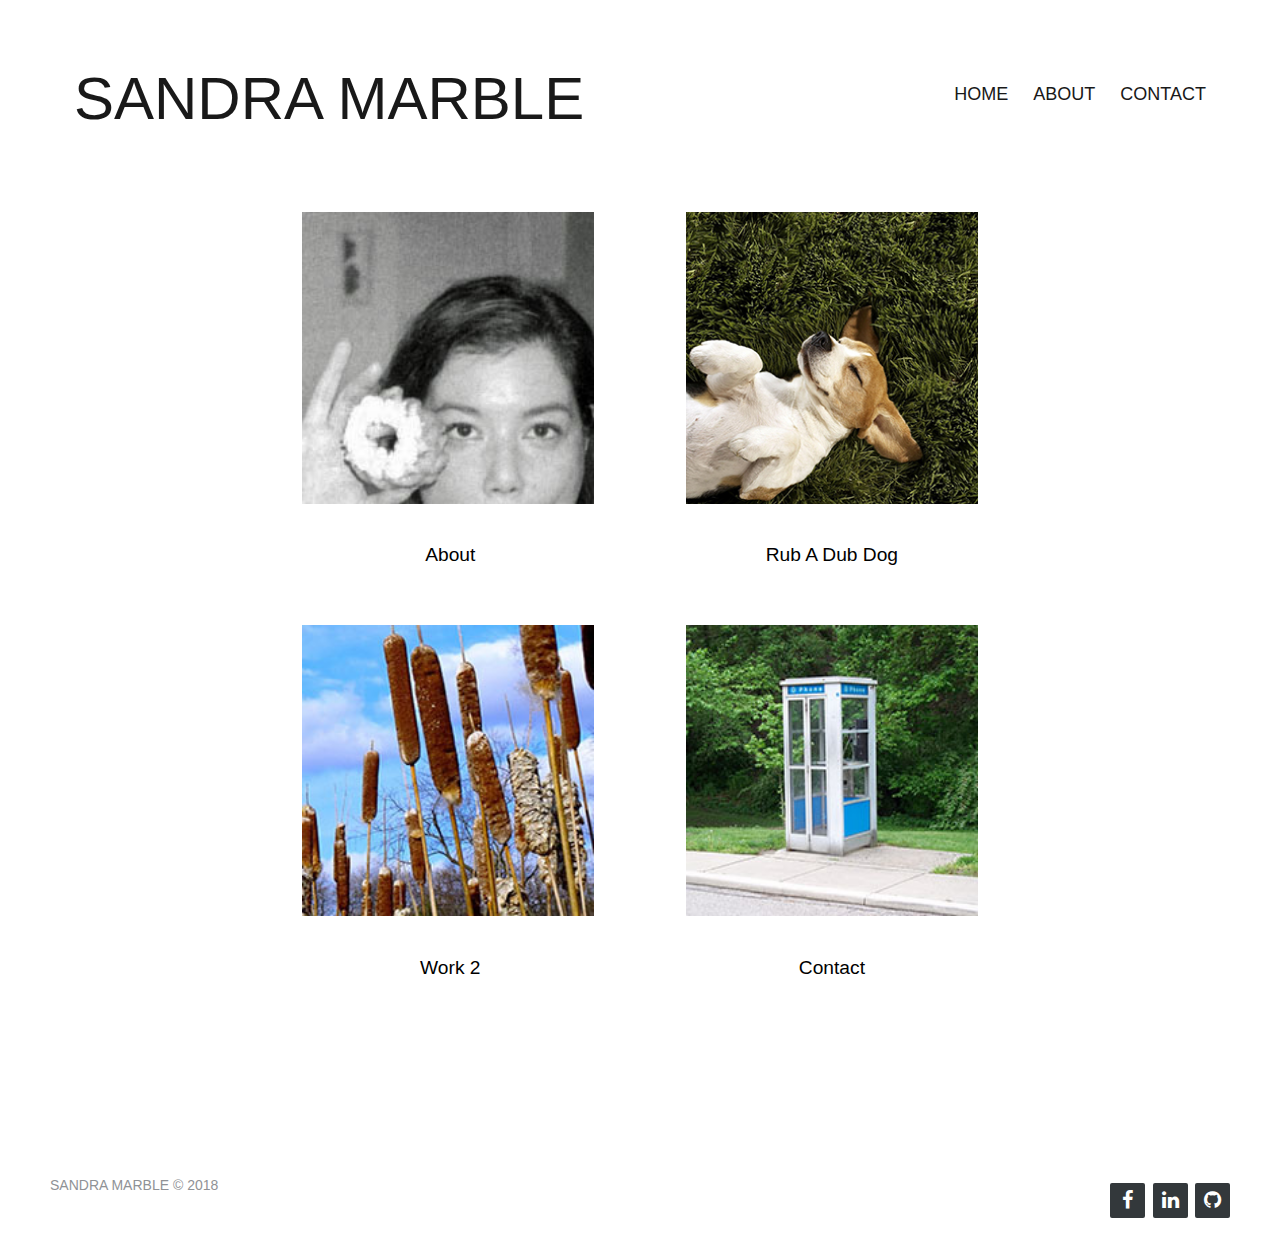
<file: index.html>
<!-- PORTFOLIO -->
<!-- <a href="#">This link doesn't go anywhere.</a>
    -->

<!DOCTYPE html>
<html>
  <head>
    <meta charset="utf-8">
    <meta name="viewport" content="width=device-width, initial-scale=1"><!--meta viewport tag-->
    <title>Sandra Marble</title>
    <!-- ICONS FOR FOOTER -->
	  <link rel="stylesheet" href="http://maxcdn.bootstrapcdn.com/font-awesome/4.2.0/css/font-awesome.min.css">
    <link rel="stylesheet" type="text/css" href="css/main.css"/>
  </head>

  <body>
    <div class="container">

      <div class="nav">
        <div class="nav-header">
          <div class="nav-title">
          Sandra Marble
          </div>
        </div>
        <div class="nav-btn">
          <label for="nav-check">
            <span></span>
            <span></span>
            <span></span>
          </label>
        </div>
        <input type="checkbox" id="nav-check">
        <div class="nav-links">
          <a href="index.html" target="_blank">Home</a>
          <a href="aboutContact.html" target="_blank">About</a>
          <!-- <a href="#" target="_blank">Work</a> -->
          <a href="aboutContact.html" target="_blank">Contact</a>
        </div>
      </div>

      <div class="content">

        <div class="boxes">
          <a href="aboutContact.html"target="_blank">
            <img class="donutSelfieThumbnail thumbnail" src="images/donutSelfieThumbnail2.jpg" alt="Selfie with scrumtious donut" />
          </a>
          <div class="text">
            <a href="aboutContact.html"target="_blank">About</a>
          </div>
        </div>

        <div class="boxes">
          <a href="../rubADubDog/index.html"target="_blank"><img class="thumbnail" src="images/dogInGrassThumbnail.jpg" alt="image of a dog laying in the grass" /></a>
          <div class="text">
            <a href="../rubADubDog/index.html"target="_blank">Rub A Dub Dog</a>
          </div>
        </div>

        <div class="boxes">
          <a href="#"target="_blank"><img class="thumbnail" src="images/catTailsThumbnail.jpg" alt="Cat tails image" /></a>
          <div class="text">
            <a href="#"target="_blank">Work 2</a>
          </div>
        </div>

        <div class="contact boxes">
          <a href="aboutContact.html"target="_blank"><img class="thumbnail" src="images/phoneBoothThumbnail.jpg" alt="image of phone booth" /></a>
          <div class="text">
            <a href="aboutContact.html"target="_blank">Contact</a>
          </div>
        </div>
      </div>
    </div>

  <footer class="footer-distributed">

  	<div class="footer-right">
  		<a href="https://www.facebook.com/sandramarble"target="_blank"><i class="fa fa-facebook"></i></a>
  		<a href="#"><i class="fa fa-linkedin"></i></a>
  		<a href="#"><i class="fa fa-github"></i></a>
  	</div>

  	<div class="footer-left">
  		<!-- <p class="footer-links">
  			<a href="#">Home</a>
  					·
  			<a href="#">Blog</a>
  					·
  			<a href="#">Pricing</a>
  					·
  			<a href="#">About</a>
  					·
  			<a href="#">Faq</a>
  					·
  			<a href="#">Contact</a>
  		</p> -->
  		<p>SANDRA MARBLE &copy; 2018</p>
    </div>
  </footer>

    <script src="js/script.js"></script>
  </body>
</html>



<!--
examples for later
<a href="#">
<img class="menu_icon" src="images/menu_button.png" alt="menu"></a> -->
</file>
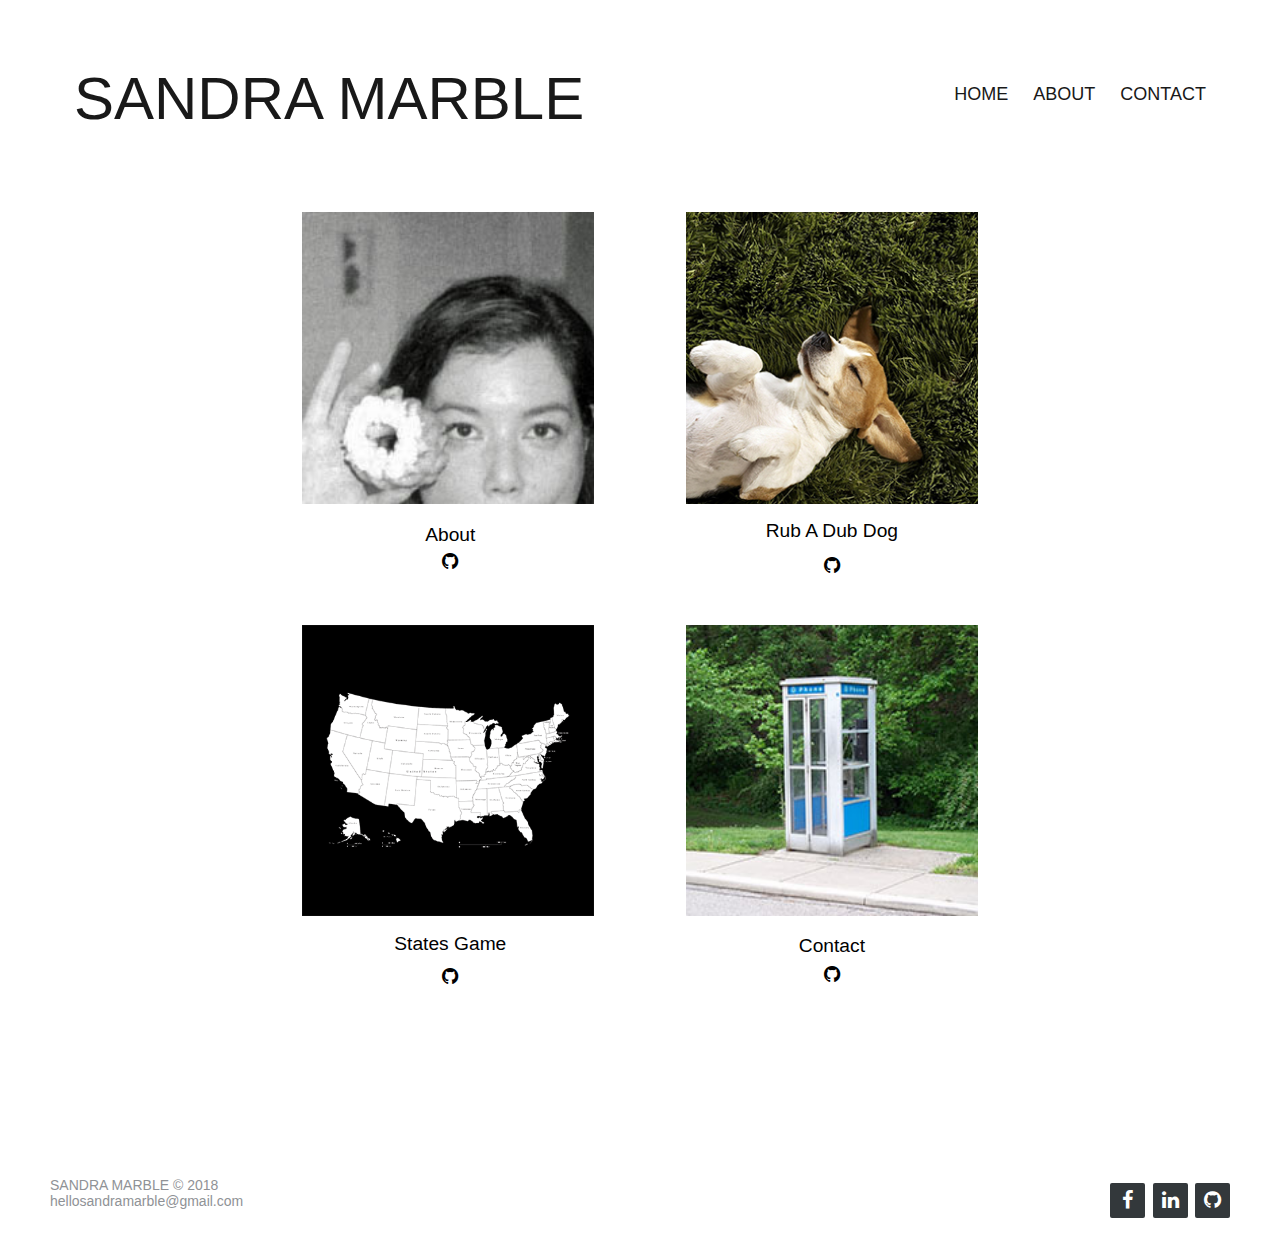
<file: portfolio/index.html>
<!-- PORTFOLIO index.html -->
<!-- <a href="#">This link doesn't go anywhere.</a>
    -->

<!DOCTYPE html>
<html>
  <head>
    <meta charset="utf-8">
    <meta name="viewport" content="width=device-width, initial-scale=1"><!--meta viewport tag-->
    <title>Sandra Marble</title>
    <!-- ICONS FOR FOOTER -->
	  <link rel="stylesheet" href="http://maxcdn.bootstrapcdn.com/font-awesome/4.2.0/css/font-awesome.min.css">

    <!-- IF FAVICONS DON'T WORK ON THE SERVER -->
    <link rel="icon" href="favicon.ico" type="image/x-icon"> 
    <link rel="shortcut icon" href="favicon.ico" type="image/x-icon">


    <link rel="stylesheet" type="text/css" href="css/main.css"/>
  </head>

  <body>
    <div class="container">
      <div class="nav">
        <div class="nav-header">
          <div class="nav-title">
          Sandra Marble
          </div>
        </div>
        <div class="nav-btn">
          <label for="nav-check">
            <span></span>
            <span></span>
            <span></span>
          </label>
        </div>
        <input type="checkbox" id="nav-check">
        <div class="nav-links">
          <a href="index.html" target="_blank">Home</a>
          <a href="aboutContact.html" target="_blank">About</a>
          <!-- <a href="#" target="_blank">Work</a> -->
          <a href="aboutContact.html" target="_blank">Contact</a>
        </div>
      </div>

      <div class="content">
        <div class="boxes">
          <a href="aboutContact.html"target="_blank">
            <img class="donutSelfieThumbnail thumbnail" src="images/donutSelfieThumbnail2.jpg" alt="Selfie with scrumtious donut" />
          </a>
          <div class="text">
            <a href="aboutContact.html"target="_blank">About</a>
            <a class="gitIcon" href="https://github.com/smarble/gitPortfolio/tree/master/portfolio"target="_blank"><i class="fa fa-github"></i></a>
          </div>
        </div>

        <div class="boxes">
          <a href="../rubADubDog/index.html"target="_blank"><img class="thumbnail" src="images/dogInGrassThumbnail.jpg" alt="image of a dog laying in the grass" /></a>
          <div class="text">
            <a href="../rubADubDog/index.html"target="_blank">Rub A Dub Dog</a>
            <a class="gitIcon" href="https://github.com/smarble/gitPortfolio/tree/master/rubADubDog"target="_blank"><i class="fa fa-github"></i></a>
          </div>
        </div>

        <div class="boxes">
          <a href="../statesGame/index.html"target="_blank"><img class="thumbnail" src="images/map.png" alt="image of the U.S. map" /></a>
          <div class="text">
            <a href="../statesGame/index.html"target="_blank">States Game</a>
            <a class="gitIcon" href="https://github.com/smarble/gitPortfolio/tree/master/statesGame"target="_blank"><i class="fa fa-github"></i></a>
          </div>
        </div>

        <div class="contact boxes">
          <a href="aboutContact.html"target="_blank"><img class="thumbnail" src="images/phoneBoothThumbnail.jpg" alt="image of phone booth" /></a>
          <div class="text">
            <a href="aboutContact.html"target="_blank">Contact</a>
            <a class="gitIcon" href="https://github.com/smarble/gitPortfolio/tree/master/portfolio"target="_blank"><i class="fa fa-github"></i></a>
          </div>
        </div>
      </div>
    </div>

  <footer class="footer-distributed">

  	<div class="footer-right">
  		<a href="https://www.facebook.com/sandramarble"target="_blank"><i class="fa fa-facebook"></i></a>
  		<a href="https://www.linkedin.com/in/sandra-marble-48b2863b/"target="_blank"><i class="fa fa-linkedin"></i></a>
  		<a href="https://github.com/smarble/gitPortfolio"target="_blank"><i class="fa fa-github"></i></a>
  	</div>

  	<div class="footer-left">
  		<!-- <p class="footer-links">
  			<a href="#">Home</a>
  					·
  			<a href="#">Blog</a>
  					·
  			<a href="#">Pricing</a>
  					·
  			<a href="#">About</a>
  					·
  			<a href="#">Faq</a>
  					·
  			<a href="#">Contact</a>
  		</p> -->
      <p>SANDRA MARBLE &copy; 2018</p>
      <p>hellosandramarble@gmail.com</p>
    </div>
  </footer>

    <script src="js/script.js"></script>
  </body>
</html>
</file>
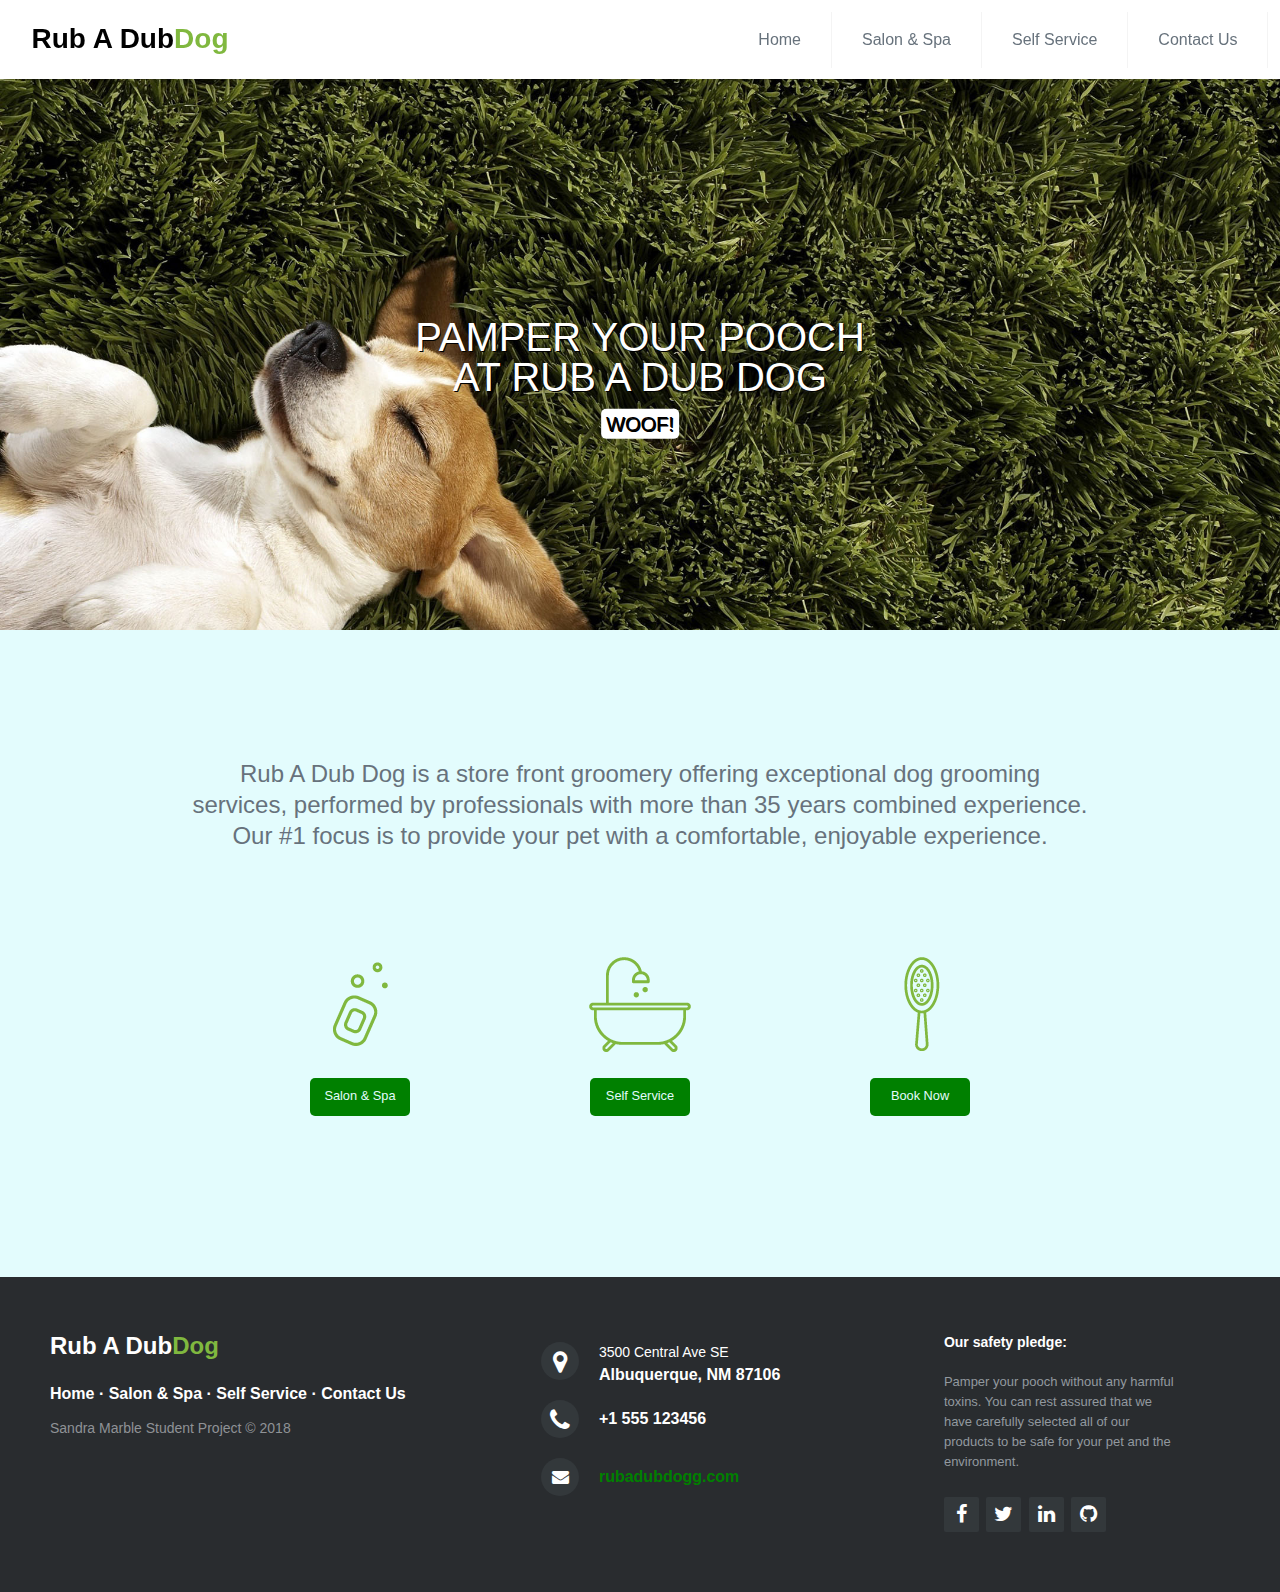
<file: rubADubDog/index.html>
<!-- RUBADUB DOGG -->
<!DOCTYPE html>
<html>
  <head>
    <title>Rub A Dub Dogg</title>

    <!-- ICONS FOR FOOTER -->
	  <link rel="stylesheet" href="http://maxcdn.bootstrapcdn.com/font-awesome/4.2.0/css/font-awesome.min.css">

    <link href="css/reset.css" type="text/css" rel="stylesheet">
    <link href="css/style.css" type="text/css" rel="stylesheet">
  </head>

  <body>
    <div class="page">

      <header class="header">
        <div class="headerLogo">
        <h1>Rub A Dub<span>Dog</span></h1>
        </div>
        <!-- INPUT AND LABEL WORK TOGETHER FOR THE TOGGLING OF THE MOBILE MENU -->
        <input class="menu-btn" type="checkbox" id="menu-btn" />
        <label class="menu-icon" for="menu-btn"><span class="navicon"></span></label>
        <ul class="menu">
          <li><a href="index.html">Home</a></li>
          <li><a href="indexSalon.html">Salon & Spa</a></li>
          <li><a href="indexSelf.html">Self Service</a></li>
          <li><a href="indexContact.html">Contact Us</a></li>
        </ul>
      </header>


      <div class=banner>
        <div class="bannerText">
          <h1>PAMPER YOUR POOCH</h1>
          <h1>AT RUB A DUB DOG</h1>
          <a href="indexContact.html" target="_blank" class="woofButton">WOOF!</a>
        </div>
      </div>

        <div class="contentHome">
          <p class="homeBlurb">
            Rub A Dub Dog is a store front groomery offering exceptional dog grooming services, performed by professionals with more than 35 years combined experience. Our #1 focus is to provide your pet with a comfortable, enjoyable experience.
          </p>
          <div class="content3Boxes">
            <img class="homeIcons" src="img/soap.jpg" alt="soap illustration" />
            <div>
            <a href="indexSalon.html">Salon & Spa</a>
            </div>
          </div>

          <div class="content3Boxes">
          <img class="homeIcons" src="img/bath.jpg" alt="bath illustration" />
          <a href="indexSelf.html">Self Service</a>
          </div>

          <div class="content3Boxes">
          <img class="homeIcons" src="img/brush.jpg" alt="brush illustration" />
          <a href="indexContact.html">Book Now</a>
          </div>
        </div>


      <footer class="footer-distributed">

  			<div class="footer-left">

  				<h3>Rub A Dub<span>Dog</span></h3>

  				<p class="footer-links">
  					<a href="index.html">Home</a>
  					·
  					<a href="indexSalon.html">Salon & Spa</a>
  					·
  					<a href="indexSelf.html">Self Service</a>
  					·
  					<a href="indexContact.html">Contact Us</a>
  				</p>

  				<p class="footer-company-name">Sandra Marble Student Project &copy; 2018</p>
  			</div>

  			<div class="footer-center">

  				<div>
  					<i class="fa fa-map-marker"></i>
  					<p><span>3500 Central Ave SE </span> Albuquerque, NM 87106</p>
  				</div>

  				<div>
  					<i class="fa fa-phone"></i>
  					<p>+1 555 123456</p>
  				</div>

  				<div>
  					<i class="fa fa-envelope"></i>
  					<p><a href="mailto:rubadubdogg.com">rubadubdogg.com</a></p>
  				</div>

  			</div>

  			<div class="footer-right">

  				<p class="footer-company-about">
  					<span>Our safety pledge:</span>
  					Pamper your pooch without any harmful toxins. You can rest assured that we have carefully selected all of our products to be safe for your pet and the environment.
  				</p>

  				<div class="footer-icons">

  					<a href="#"><i class="fa fa-facebook"></i></a>
  					<a href="#"><i class="fa fa-twitter"></i></a>
  					<a href="#"><i class="fa fa-linkedin"></i></a>
  					<a href="#"><i class="fa fa-github"></i></a>

  				</div>

  			</div>

  		</footer>


    <script src="js/script.js">
    </script>
  </body>
</html>
</file>
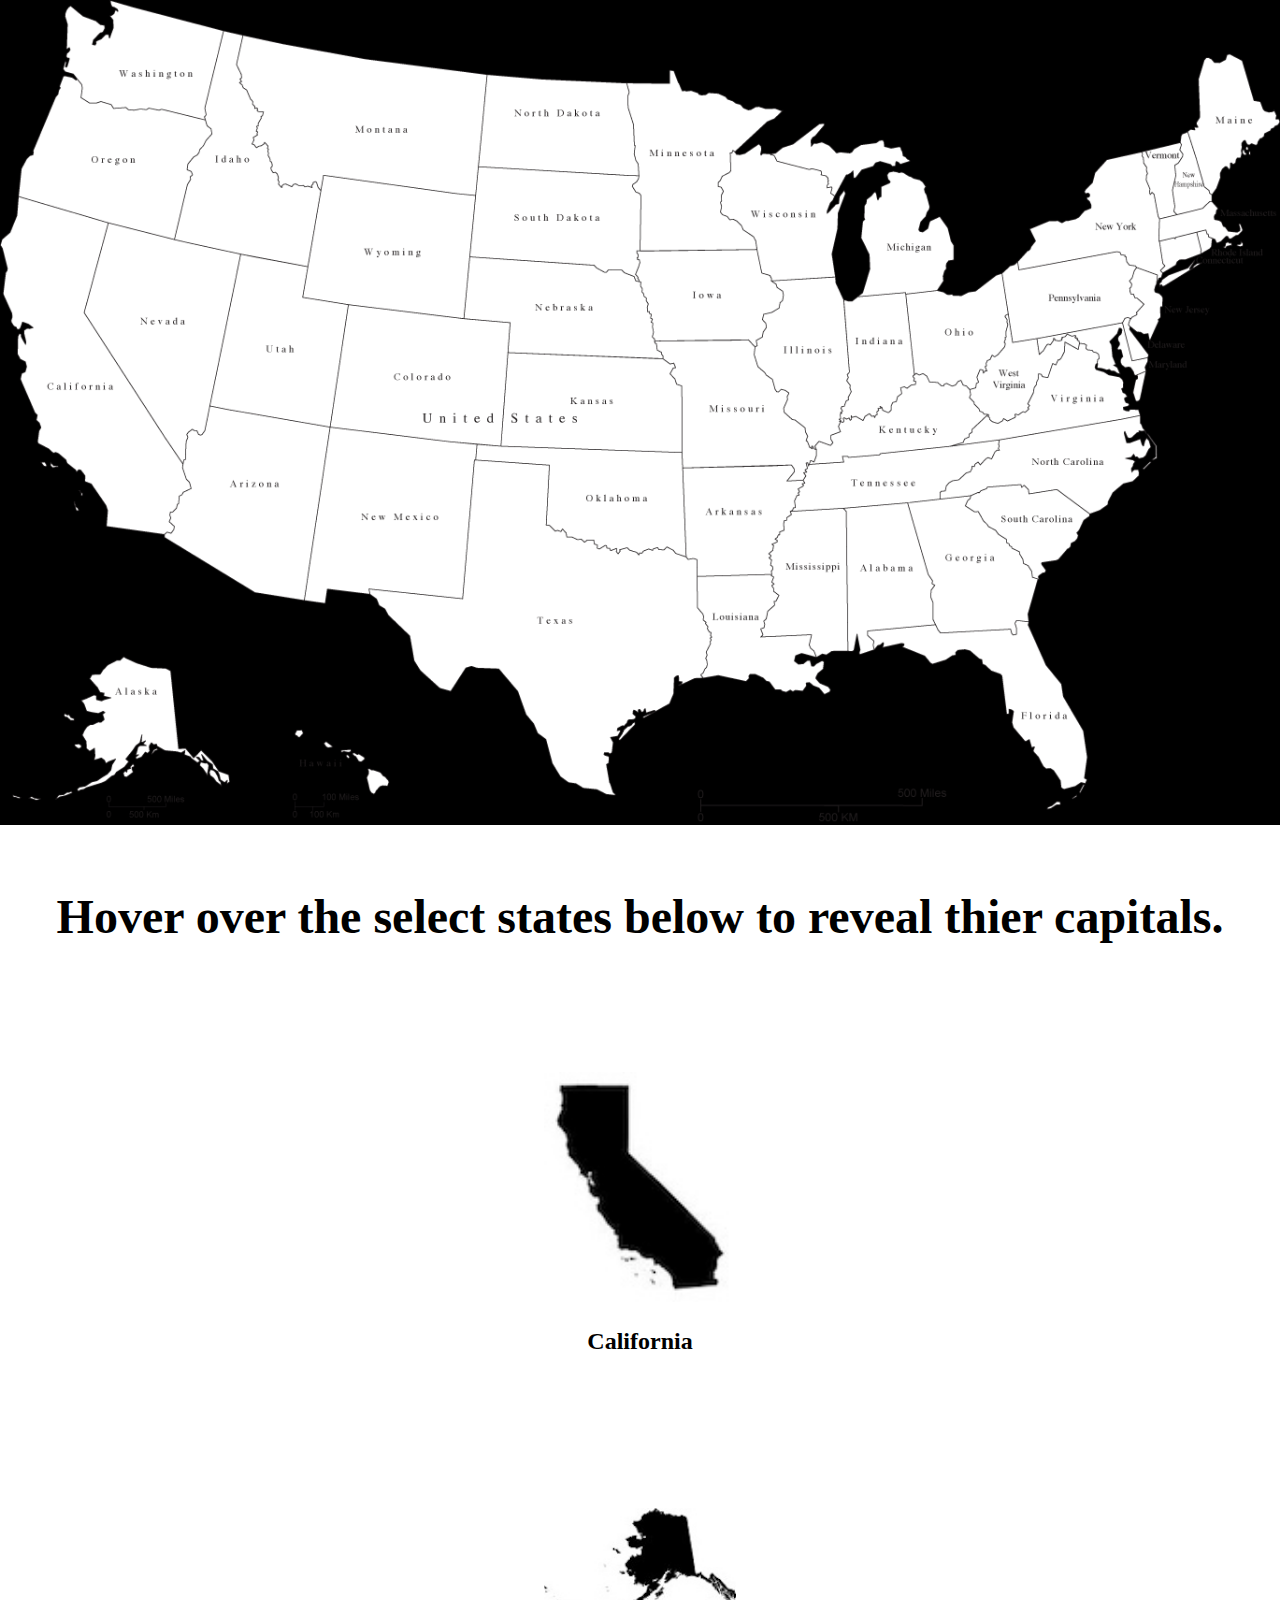
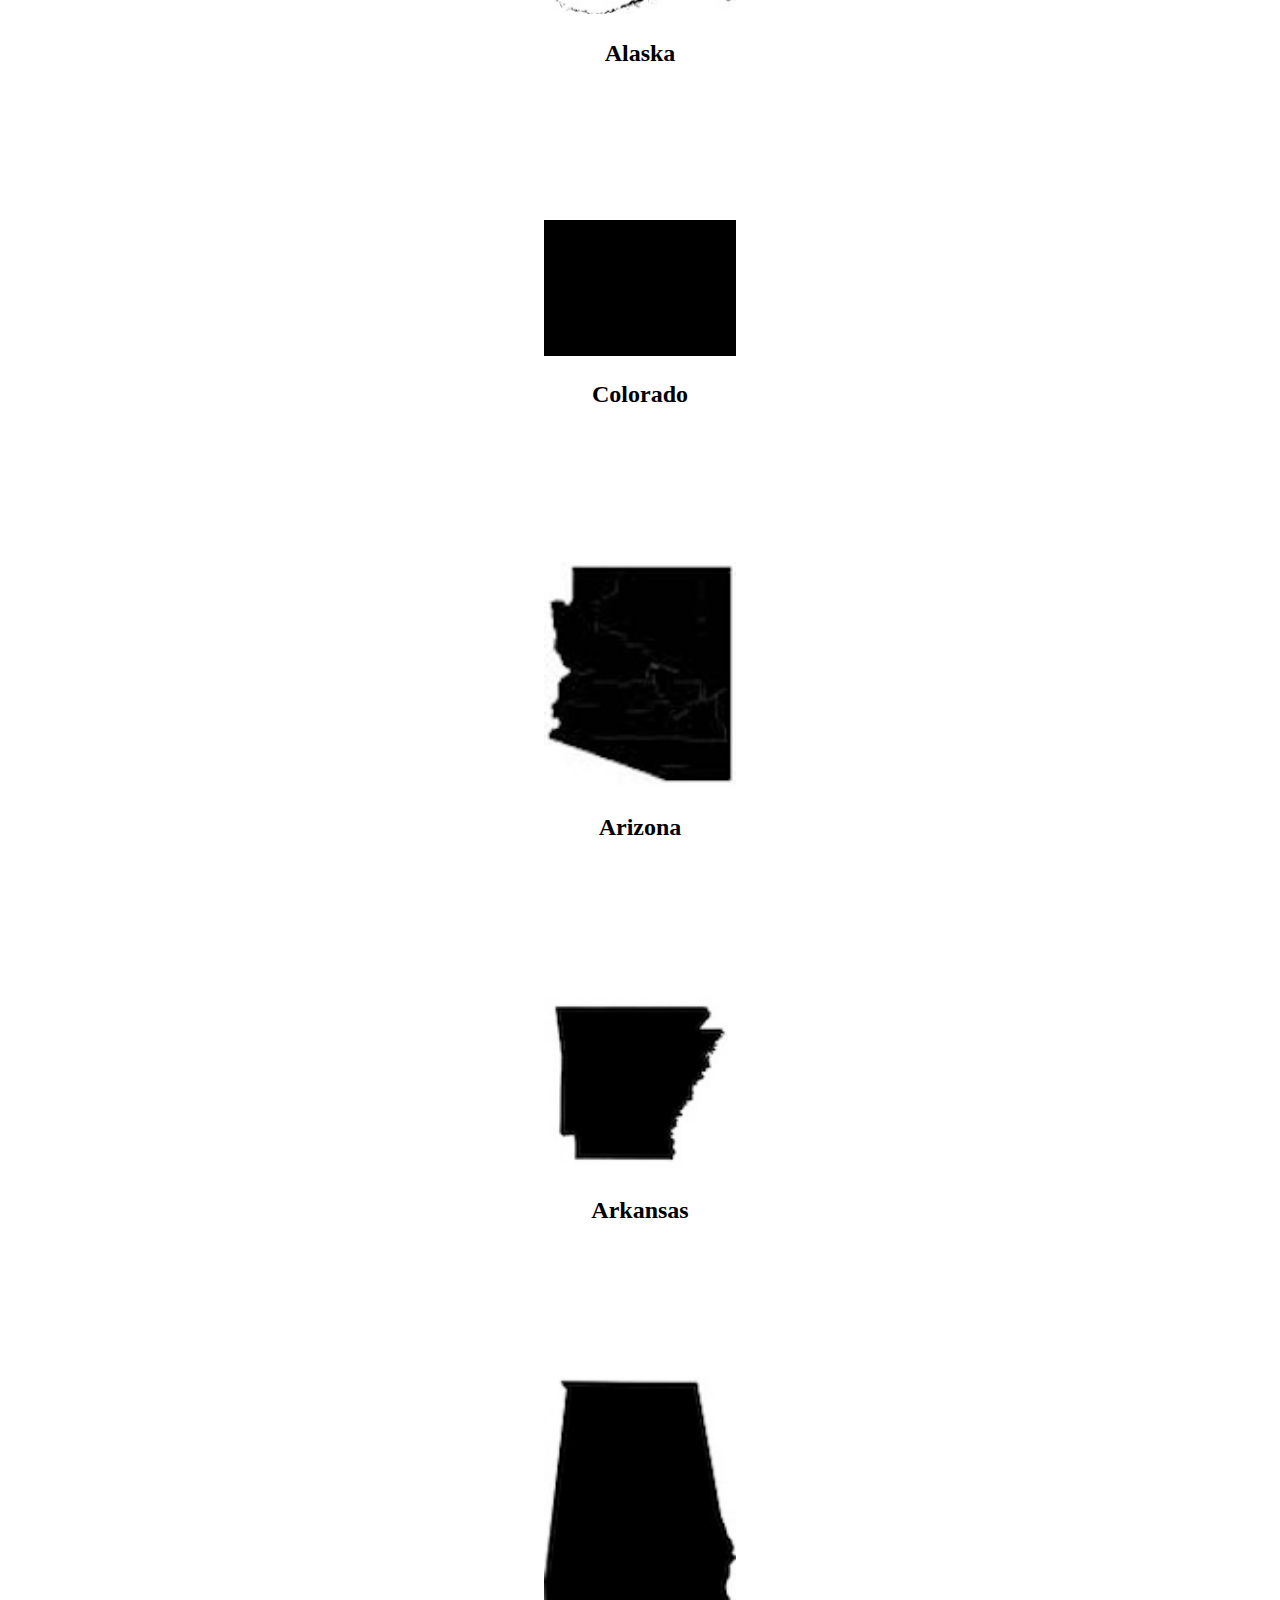
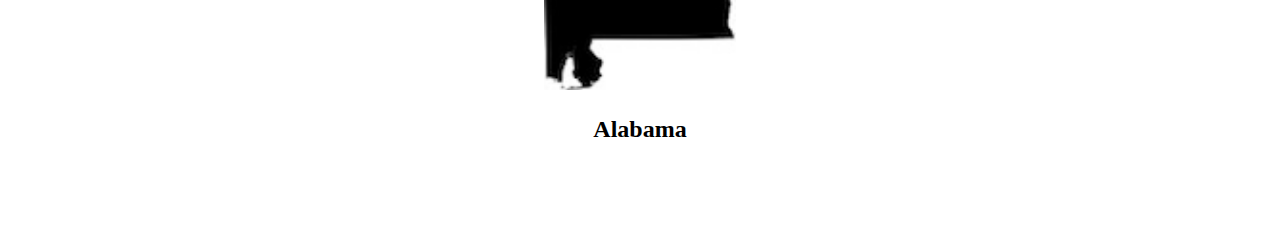
<file: statesGame/index.html>
<!--Notes:
javascript class: States exercise.
-->
<!-- LINK ANKOR TAG <a href="#" class="h2">Click here</a>
testing changes
IMAGE LINK <a href="#"><img class="menu_icon" src="images/menu_button.png" alt="menu"></a>
IMAGE <img class="class" src="images/mermaid_circle2.jpg" alt="mermaid picture"> -->


<!DOCTYPE html>
<html>
  <head>
    <meta charset="utf-8">
    <meta name="viewport" content="text/html"><!--meta viewport tag-->
    <title>States</title>
    <link rel="stylesheet" type="text/css" href="css/states.css"/>
  </head>

  <body>
    <img class="map" src="images/map.png" alt="image of United States"/>

    <h1 class="instructions">
      Hover over the select states below to reveal thier capitals.
    </h1>

    <div class="state-box">
      <img class="pic-state" src="images/california.jpeg" alt="image of california" onmouseover="alert('Sacramento');"/>
      <h2>California
      </h2>
    </div>

    <div class="state-box">
      <img class="pic-state" src="images/alaska.jpeg" alt="image of alaska" onmouseover="alert('Juneau');"/>
      <h2>Alaska
      </h2>
    </div>

    <div class="state-box">
      <img class="pic-state" src="images/colorado.jpeg" alt="image of colorado" onmouseover="alert('Denver');"/>
      <h2>Colorado
      </h2>
    </div>

    <div class="state-box">
      <img class="pic-state" src="images/arizona.jpeg" alt="image of arizona" onmouseover="alert('Pheonix');"/>
      <h2>Arizona
      </h2>
    </div>

    <div class="state-box">
      <img class="pic-state" src="images/arkansas.jpeg" alt="image of arkansas" onmouseover="alert('Little Rock');"/>
      <h2>Arkansas
      </h2>
    </div>

    <div class="state-box">
      <img class="pic-state" src="images/alabama.jpeg" alt="image of alabama" onmouseover="alert('Montgomery');"/>
      <h2>Alabama
      </h2>
    </div>

  </body>
  </body>
</html>
</file>
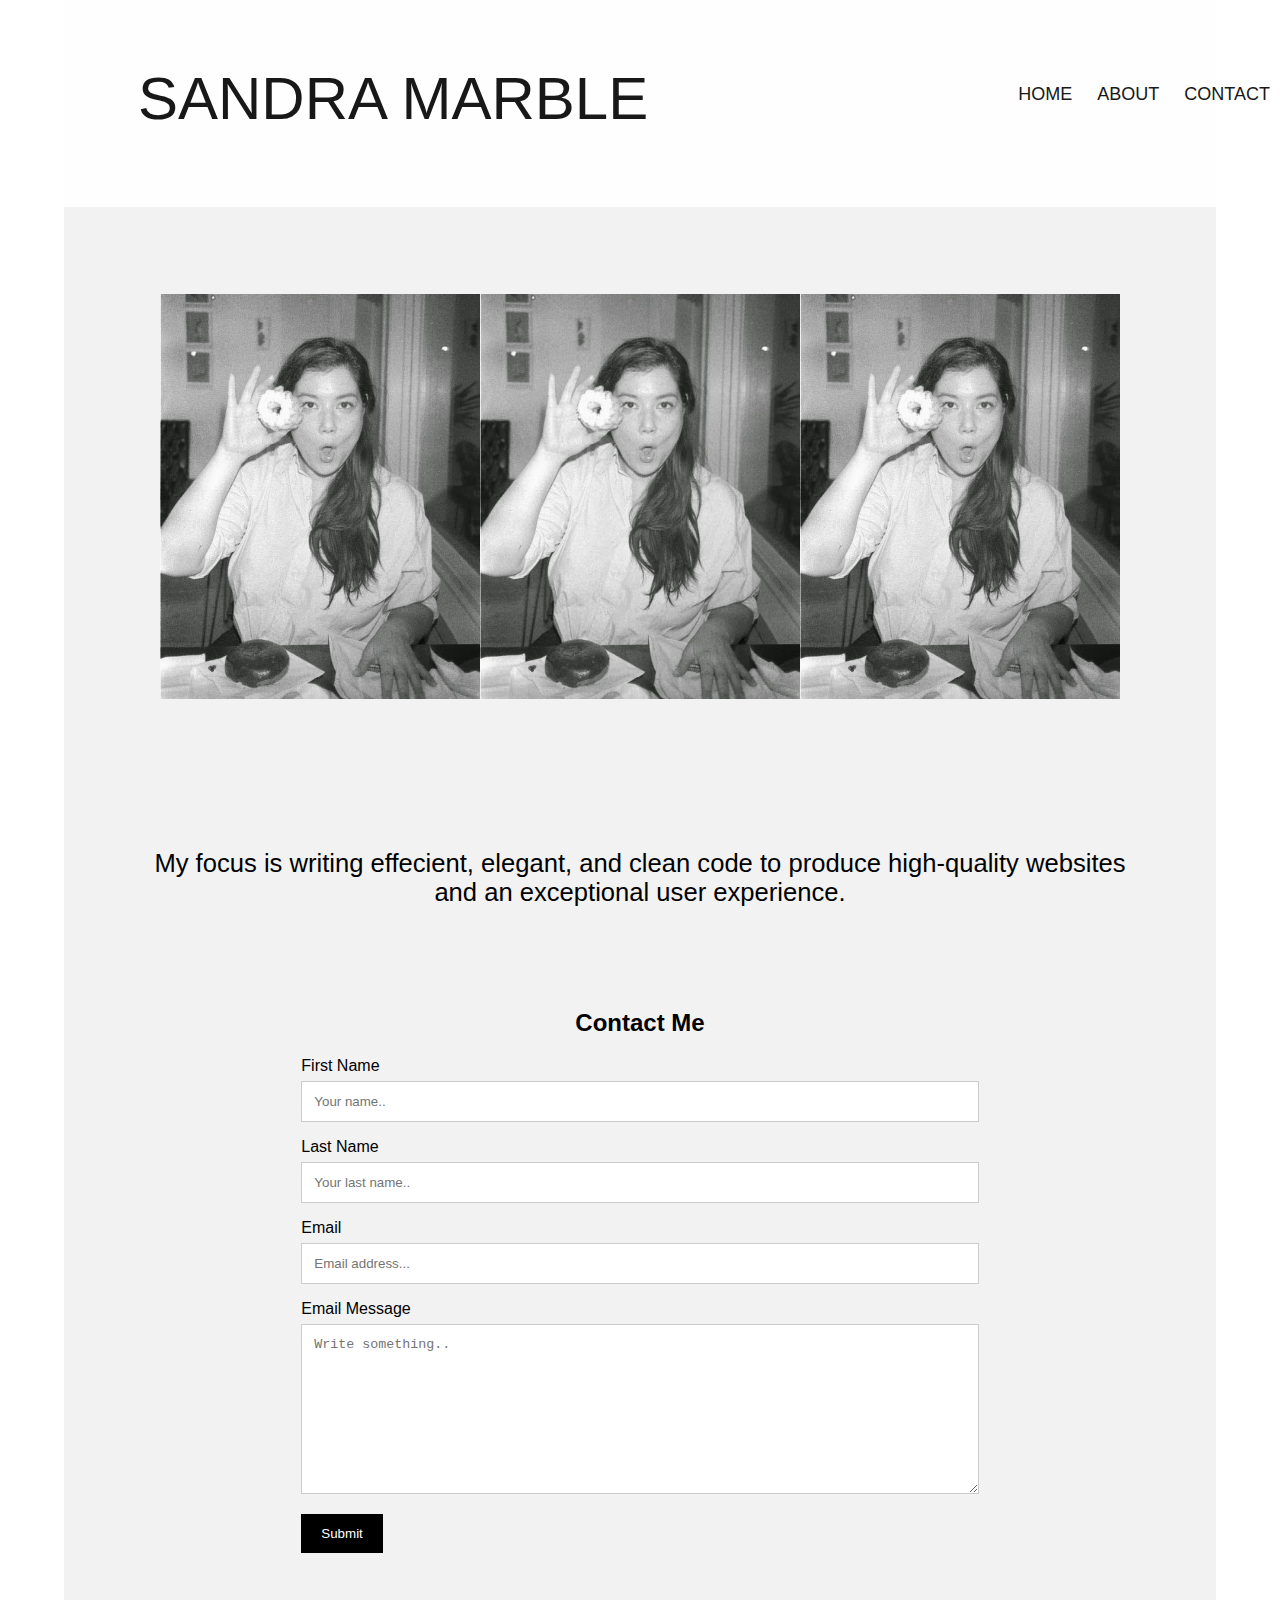
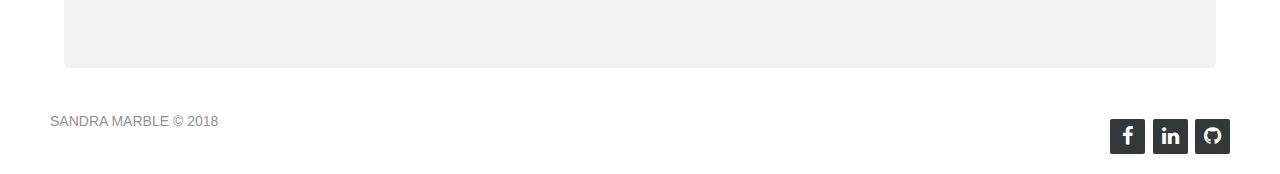
<file: aboutContact.html>
<!--Notes:
Portfolio aboutContact.html
<a href="#">This link doesn't go anywhere.</a>
    -->

<!DOCTYPE html>
<html>
  <head>
    <meta charset="utf-8">
    <meta name="viewport" content="width=device-width, initial-scale=1"><!--meta viewport tag-->
    <title>Sandra Marble</title>
    <!-- ICONS FOR FOOTER -->
	  <link rel="stylesheet" href="http://maxcdn.bootstrapcdn.com/font-awesome/4.2.0/css/font-awesome.min.css">
    <link rel="stylesheet" type="text/css" href="css/main.css"/>
  </head>

  <body>

    <div class="aboutContainer">

      <div class="nav">
        <div class="nav-header">
          <div class="nav-title">
          Sandra Marble
          </div>
        </div>
        <div class="nav-btn">
          <label for="nav-check">
            <span></span>
            <span></span>
            <span></span>
          </label>
        </div>
        <input type="checkbox" id="nav-check">
        <div class="nav-links">
          <a href="index.html" target="_blank">Home</a>
          <a href="aboutContact.html" target="_blank">About</a>
          <!-- <a href="#" target="_blank">Work</a> -->
          <a href="aboutContact.html" target="_blank">Contact</a>
        </div>
      </div>

    <!-- <header class="header">
      <h1 class="name">Sandra Marble</h1>
      <ul class="menu">
        <a href="index.html">
          <li class="menuItems">Home</li>
        </a>
        <li class="menuItems menuBars">l</li>
        <a href="aboutContact.html">
          <li class="menuItems">About</li>
        </a>
        <li class="menuItems menuBars">l</li>
        <a href="#">
          <li class="menuItems">Work</li>
        </a>
        <li class="menuItems menuBars">l</li>
        <a href="aboutContact.html">
          <li class="menuItems">Contact</li>
        </a>
      </ul>
    </header> -->

      <div class="aboutContent">
        <div class="picAndBio">
          <div class="pic">
            <img class="bioPic" src="images/donutSelfie3.jpg" alt=picture of Sandra with donut/>
          </div>

          <div class="bio">
            <p class="bioText">
            My focus is writing effecient, elegant, and clean code to produce high-quality websites and an exceptional user experience.
            </p>
          </div>
        </div>

<!-- START OF CONTACT FORM------------------------ -->
        <div class="ContactMeContainer">
        <div style="text-align:center">
          <h2>Contact Me</h2>
        </div>

        <div class="row">
          <div class="column">
            <form action="/action_page.php">
              <label for="fname">First Name</label>
              <input type="text" id="fname" name="firstname" placeholder="Your name..">
              <label for="lname">Last Name</label>
              <input type="text" id="lname" name="lastname" placeholder="Your last name..">
              <label for="email">Email</label>
              <input type="text" id="email" name="lastname" placeholder="Email address...">


              <label for="email">Email</label>

              <label for="subject">Message</label>
              <textarea id="subject" name="subject" placeholder="Write something.." style="height:170px"></textarea>
              <input type="submit" value="Submit">
            </form>
          </div>
        </div>
        <!-- END OF DIV ContactMeContainer -->
        </div>

<!-- END OF CONTACT FORM------------------------ -->






      <!-- END OF DIV aboutContent -->
      </div>

    <!-- END OF DIV aboutContainer -->
    </div>


  <footer class="footer-distributed">

    <div class="footer-right">

      <a href="https://www.facebook.com/sandramarble"target="_blank"><i class="fa fa-facebook"></i></a>
      <a href="#"><i class="fa fa-linkedin"></i></a>
      <a href="#"><i class="fa fa-github"></i></a>
    </div>

    <div class="footer-left">
      <!-- <p class="footer-links">
      	<a href="#">Home</a>
      					·
      	<a href="#">Blog</a>
      					·
      	<a href="#">Pricing</a>
      					·
      	<a href="#">About</a>
      					·
      	<a href="#">Faq</a>
      					·
      	<a href="#">Contact</a>
      </p> -->

      <p>SANDRA MARBLE &copy; 2018</p>
    </div>

  </footer>


    <script src="js/jquery-3.2.1.min.js"></script>
    <script src="js/script.js"></script>
  </body>
</html>



<!--
examples for later
<a href="#">
<img class="menu_icon" src="images/menu_button.png" alt="menu"></a> -->
</file>
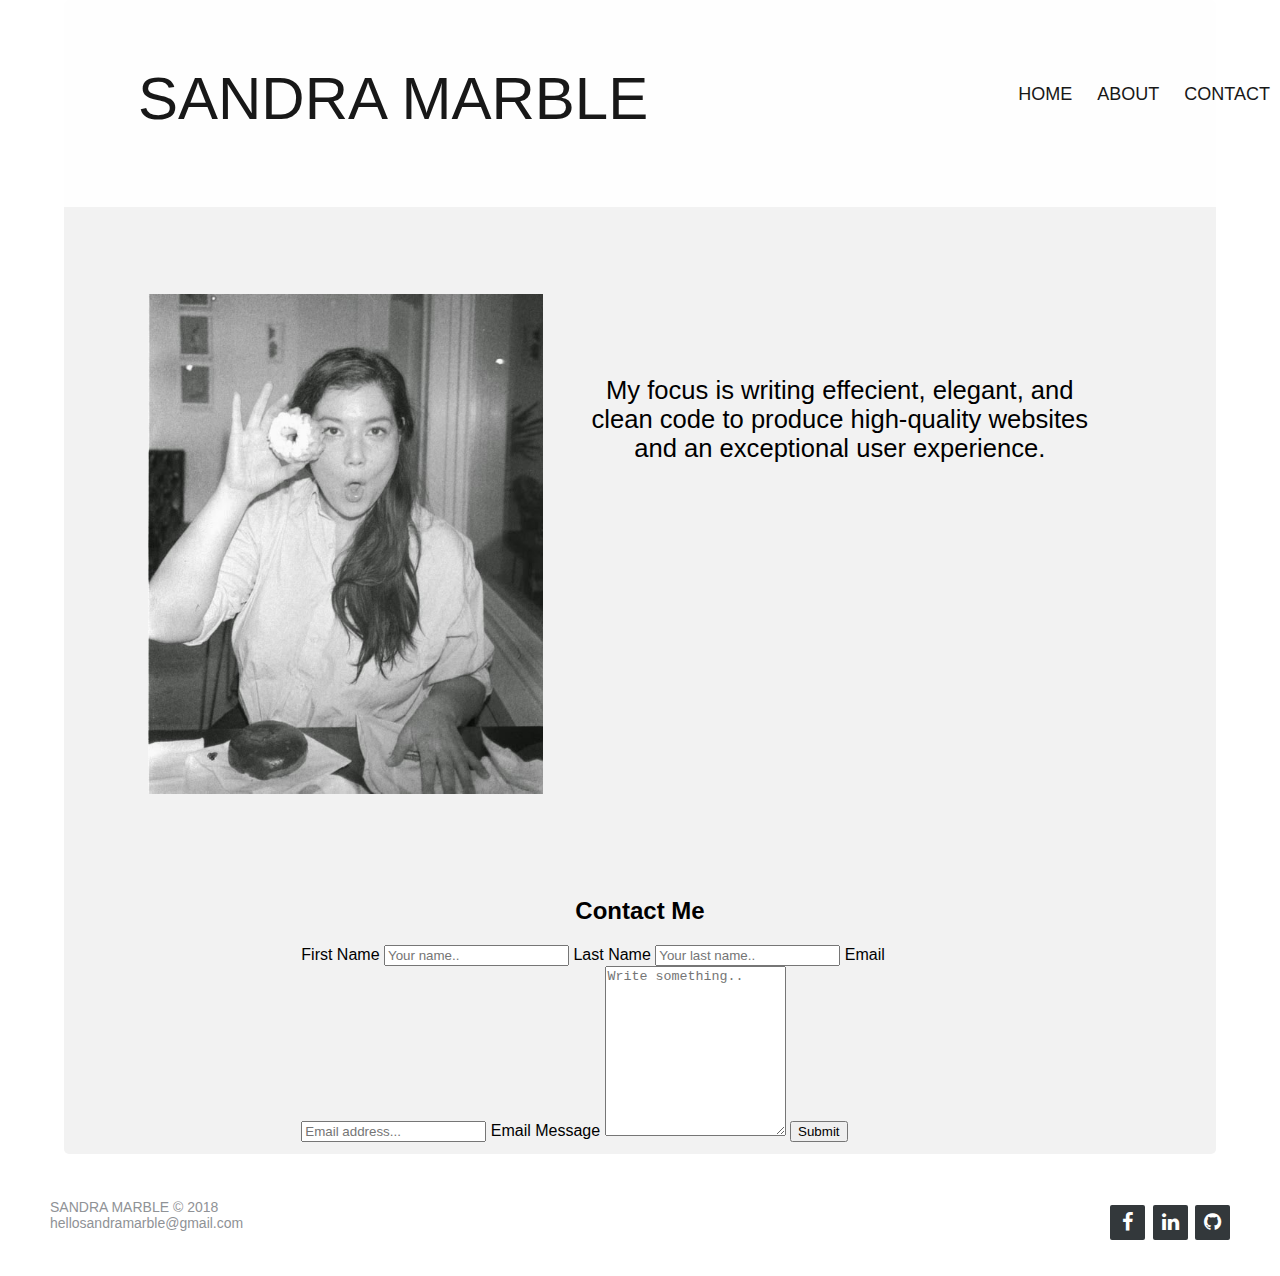
<file: portfolio/aboutContact.html>
<!--Notes:
Portfolio aboutContact.html
<a href="#">This link doesn't go anywhere.</a>
    -->

<!DOCTYPE html>
<html>
  <head>
    <meta charset="utf-8">
    <meta name="viewport" content="width=device-width, initial-scale=1"><!--meta viewport tag-->
    <title>Sandra Marble</title>
    <!-- ICONS FOR FOOTER -->
	  <link rel="stylesheet" href="http://maxcdn.bootstrapcdn.com/font-awesome/4.2.0/css/font-awesome.min.css">
    <link rel="stylesheet" type="text/css" href="css/main.css"/>
  </head>

  <body>

    <div class="aboutContainer">

      <div class="nav">
        <div class="nav-header">
          <div class="nav-title">
          Sandra Marble
          </div>
        </div>
        <div class="nav-btn">
          <label for="nav-check">
            <span></span>
            <span></span>
            <span></span>
          </label>
        </div>
        <input type="checkbox" id="nav-check">
        <div class="nav-links">
          <a href="index.html" target="_blank">Home</a>
          <a href="aboutContact.html" target="_blank">About</a>
          <!-- <a href="#" target="_blank">Work</a> -->
          <a href="aboutContact.html" target="_blank">Contact</a>
        </div>
      </div>

    <!-- <header class="header">
      <h1 class="name">Sandra Marble</h1>
      <ul class="menu">
        <a href="index.html">
          <li class="menuItems">Home</li>
        </a>
        <li class="menuItems menuBars">l</li>
        <a href="aboutContact.html">
          <li class="menuItems">About</li>
        </a>
        <li class="menuItems menuBars">l</li>
        <a href="#">
          <li class="menuItems">Work</li>
        </a>
        <li class="menuItems menuBars">l</li>
        <a href="aboutContact.html">
          <li class="menuItems">Contact</li>
        </a>
      </ul>
    </header> -->

      <div class="aboutContent">
        <div class="picAndBio">
          <div class="pic">
            <img class="bioPic" src="images/donutSelfie.jpg" alt=picture of Sandra with donut/>
          </div>

          <div class="bio">
            <p class="bioText">
            My focus is writing effecient, elegant, and clean code to produce high-quality websites and an exceptional user experience.
            </p>
          </div>
        </div>

<!-- START OF CONTACT FORM------------------------ -->
        <div class="ContactMeContainer">
        <div style="text-align:center">
          <h2>Contact Me</h2>
        </div>

        <div class="row">
          <div class="column">
            <form action="/action_page.php">
              <label for="fname">First Name</label>
              <input type="text" id="fname" name="firstname" placeholder="Your name..">
              <label for="lname">Last Name</label>
              <input type="text" id="lname" name="lastname" placeholder="Your last name..">
              <label for="email">Email</label>
              <input type="text" id="email" name="lastname" placeholder="Email address...">


              <label for="email">Email</label>

              <label for="subject">Message</label>
              <textarea id="subject" name="subject" placeholder="Write something.." style="height:170px"></textarea>
              <input type="submit" value="Submit">
            </form>
          </div>
        </div>
        <!-- END OF DIV ContactMeContainer -->
        </div>

<!-- END OF CONTACT FORM------------------------ -->






      <!-- END OF DIV aboutContent -->
      </div>

    <!-- END OF DIV aboutContainer -->
    </div>


  <footer class="footer-distributed">

    <div class="footer-right">

      <a href="https://www.facebook.com/sandramarble"target="_blank"><i class="fa fa-facebook"></i></a>
      <a href="https://www.linkedin.com/in/sandra-marble-48b2863b/"target="_blank"><i class="fa fa-linkedin"></i></a>
      <a href="https://github.com/smarble/gitPortfolio"target="_blank"><i class="fa fa-github"></i></a>
    </div>

    <div class="footer-left">
      <!-- <p class="footer-links">
      	<a href="#">Home</a>
      					·
      	<a href="#">Blog</a>
      					·
      	<a href="#">Pricing</a>
      					·
      	<a href="#">About</a>
      					·
      	<a href="#">Faq</a>
      					·
      	<a href="#">Contact</a>
      </p> -->

      <p>SANDRA MARBLE &copy; 2018</p>
      <p>hellosandramarble@gmail.com</p>
    </div>

  </footer>


    <script src="js/jquery-3.2.1.min.js"></script>
    <script src="js/script.js"></script>
  </body>
</html>



<!--
examples for later
<a href="#">
<img class="menu_icon" src="images/menu_button.png" alt="menu"></a> -->
</file>
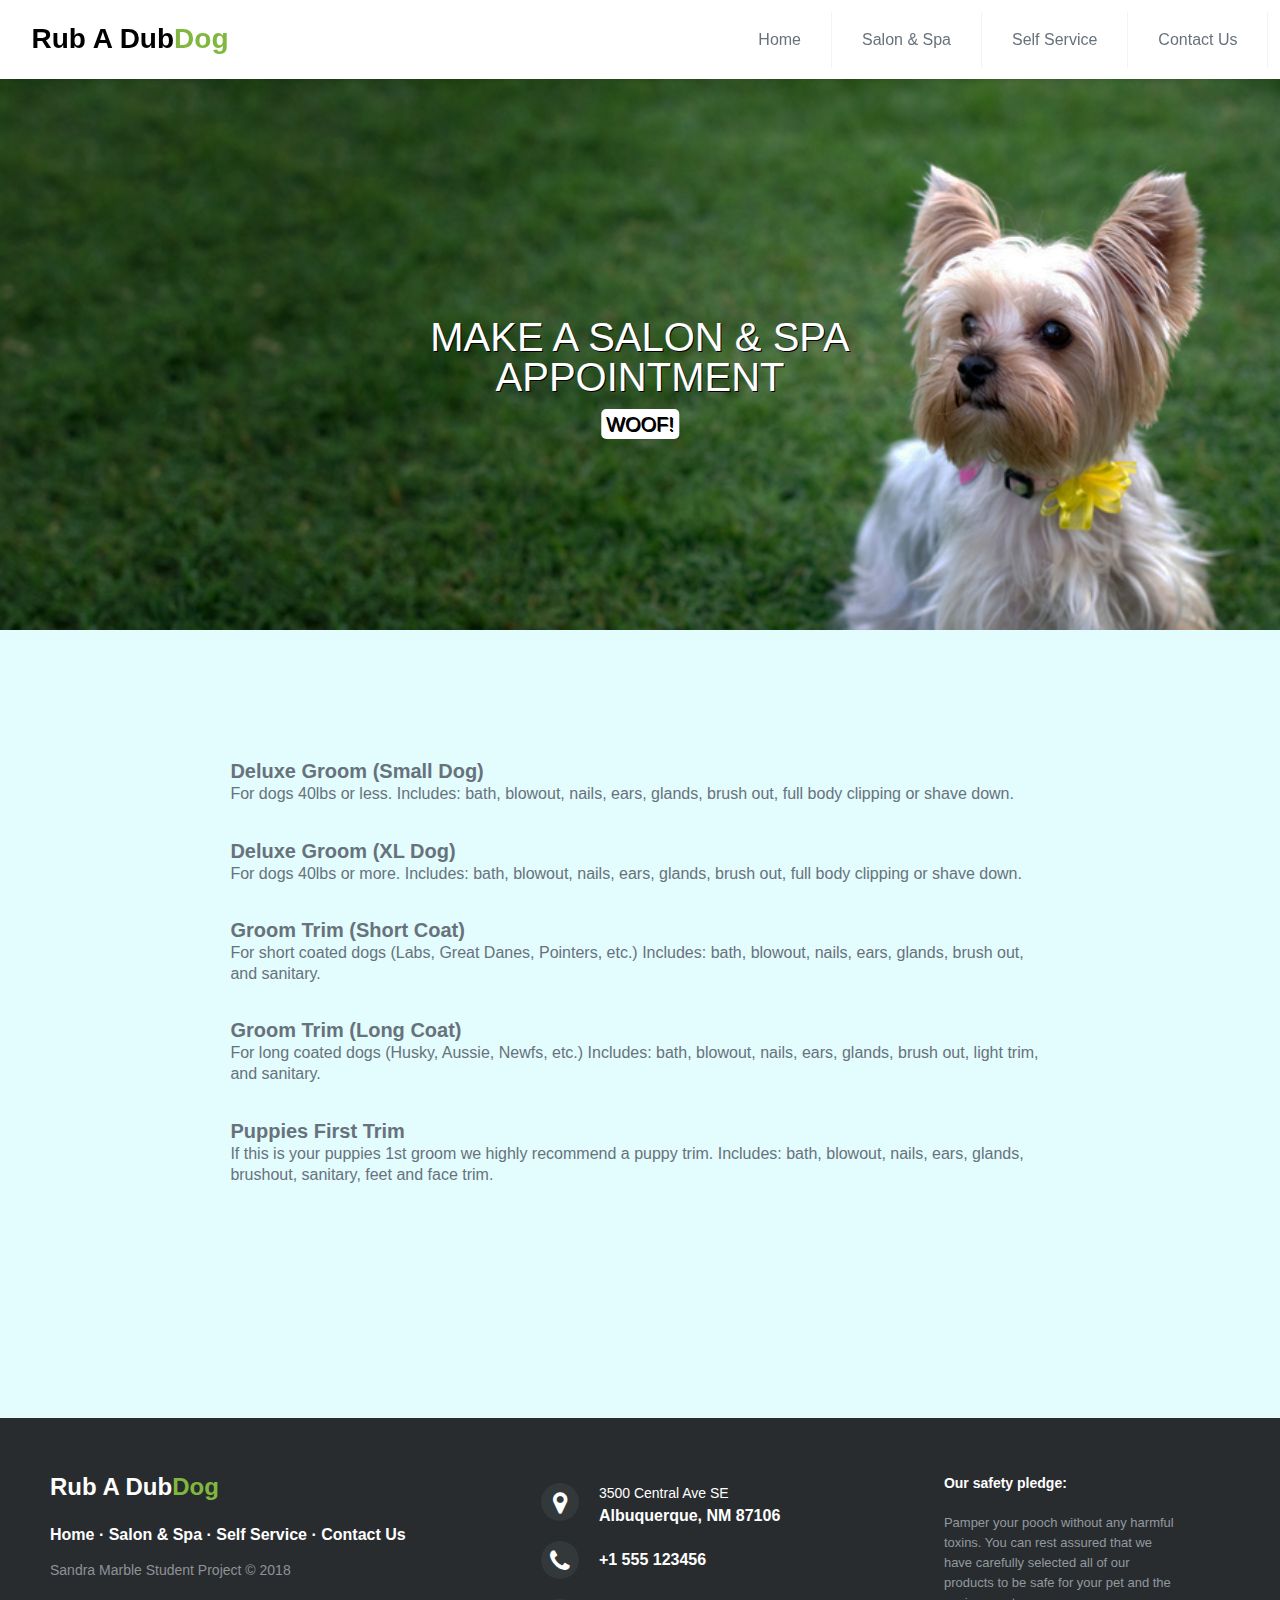
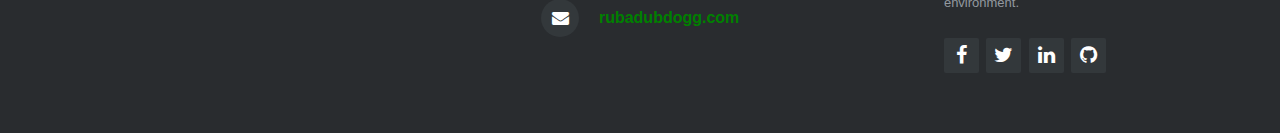
<file: rubADubDog/indexSalon.html>
<!-- RUBADUB DOGG -->
<!DOCTYPE html>
<html>
  <head>
    <title>Rub A Dub Dogg</title>

    <!-- ICONS FOR FOOTER -->
	  <link rel="stylesheet" href="http://maxcdn.bootstrapcdn.com/font-awesome/4.2.0/css/font-awesome.min.css">

    <link href="css/reset.css" type="text/css" rel="stylesheet">
    <link href="css/style.css" type="text/css" rel="stylesheet">
  </head>

  <body class="salon">
    <div class="page">

      <header class="header">
        <div class="headerLogo">
        <h1>Rub A Dub<span>Dog</span></h1>
        </div>
        <!-- INPUT AND LABEL WORK TOGETHER FOR THE TOGGLING OF THE MOBILE MENU -->
        <input class="menu-btn" type="checkbox" id="menu-btn" />
        <label class="menu-icon" for="menu-btn"><span class="navicon"></span></label>
        <ul class="menu">
          <li><a href="index.html">Home</a></li>
          <li><a href="indexSalon.html">Salon & Spa</a></li>
          <li><a href="indexSelf.html">Self Service</a></li>
          <li><a href="indexContact.html">Contact Us</a></li>
        </ul>
      </header>


      <div class=banner>
        <div class="bannerText">
          <h1>MAKE A SALON & SPA</h1>
          <h1>APPOINTMENT</h1>
          <a href="indexContact.html" target="_blank" class="woofButton">WOOF!</a>
        </div>
      </div>

        <div class="contentSalon">
          <div class="salonBlurb">
            <h2>Deluxe Groom (Small Dog)</h2>
            <p>For dogs 40lbs or less. Includes: bath, blowout, nails, ears, glands, brush out, full body clipping or shave down.
            </p>
            <h2>Deluxe Groom (XL Dog)</h2>
            <p>For dogs 40lbs or more. Includes: bath, blowout, nails, ears, glands, brush out, full body clipping or shave down.
            </p>
            <h2>Groom Trim (Short Coat)</h2>
            <p>For short coated dogs (Labs, Great Danes, Pointers, etc.) Includes: bath, blowout, nails, ears, glands, brush out, and sanitary.
            </p>
            <h2>Groom Trim (Long Coat)</h2>
            <p>For long coated dogs (Husky, Aussie, Newfs, etc.) Includes: bath, blowout, nails, ears, glands, brush out, light trim, and sanitary.
            </p>
            <h2>Puppies First Trim</h2>
            <p>If this is your puppies 1st groom we highly recommend a puppy trim. Includes: bath, blowout, nails, ears, glands, brushout, sanitary, feet and face trim.
            </p>
         </div>

        </div>


      <footer class="footer-distributed">

  			<div class="footer-left">

  				<h3>Rub A Dub<span>Dog</span></h3>

  				<p class="footer-links">
  					<a href="index.html">Home</a>
  					·
  					<a href="indexSalon.html">Salon & Spa</a>
  					·
  					<a href="indexSelf.html">Self Service</a>
  					·
  					<a href="indexContact.html">Contact Us</a>
  				</p>

  				<p class="footer-company-name">Sandra Marble Student Project &copy; 2018</p>
  			</div>

  			<div class="footer-center">

  				<div>
  					<i class="fa fa-map-marker"></i>
  					<p><span>3500 Central Ave SE </span> Albuquerque, NM 87106</p>
  				</div>

  				<div>
  					<i class="fa fa-phone"></i>
  					<p>+1 555 123456</p>
  				</div>

  				<div>
  					<i class="fa fa-envelope"></i>
  					<p><a href="mailto:rubadubdogg.com">rubadubdogg.com</a></p>
  				</div>

  			</div>

  			<div class="footer-right">

  				<p class="footer-company-about">
            <span>Our safety pledge:</span>
  					Pamper your pooch without any harmful toxins. You can rest assured that we have carefully selected all of our products to be safe for your pet and the environment.
  				</p>

  				<div class="footer-icons">

  					<a href="#"><i class="fa fa-facebook"></i></a>
  					<a href="#"><i class="fa fa-twitter"></i></a>
  					<a href="#"><i class="fa fa-linkedin"></i></a>
  					<a href="#"><i class="fa fa-github"></i></a>

  				</div>

  			</div>

  		</footer>


    <script src="js/script.js">
    </script>
  </body>
</html>
</file>
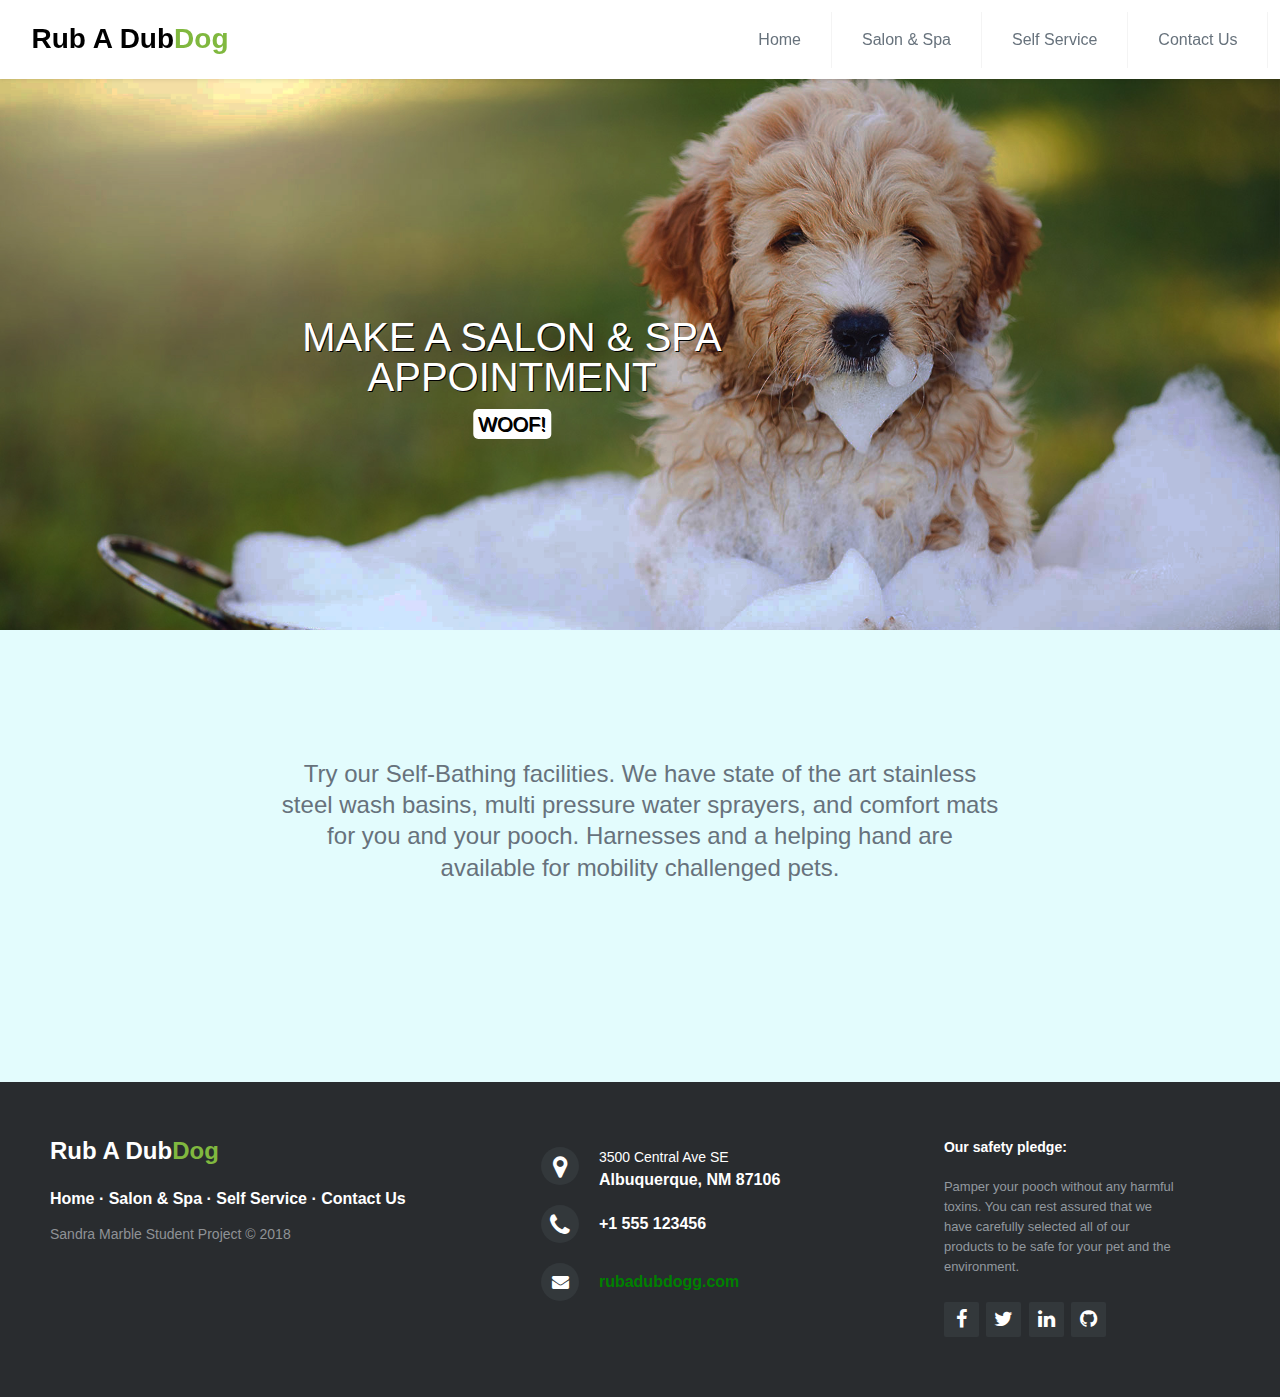
<file: rubADubDog/indexSelf.html>
<!-- RUBADUB DOGG -->
<!DOCTYPE html>
<html>
  <head>
    <title>Rub A Dub Dogg</title>

    <!-- ICONS FOR FOOTER -->
	  <link rel="stylesheet" href="http://maxcdn.bootstrapcdn.com/font-awesome/4.2.0/css/font-awesome.min.css">

    <link href="css/reset.css" type="text/css" rel="stylesheet">
    <link href="css/style.css" type="text/css" rel="stylesheet">
  </head>

  <body class="self">
    <div class="page">

      <header class="header">
        <div class="headerLogo">
        <h1>Rub A Dub<span>Dog</span></h1>
        </div>
        <!-- INPUT AND LABEL WORK TOGETHER FOR THE TOGGLING OF THE MOBILE MENU -->
        <input class="menu-btn" type="checkbox" id="menu-btn" />
        <label class="menu-icon" for="menu-btn"><span class="navicon"></span></label>
        <ul class="menu">
          <li><a href="index.html">Home</a></li>
          <li><a href="indexSalon.html">Salon & Spa</a></li>
          <li><a href="indexSelf.html">Self Service</a></li>
          <li><a href="indexContact.html">Contact Us</a></li>
        </ul>
      </header>


      <div class=banner>
        <div class="bannerText">
          <h1>MAKE A SALON & SPA</h1>
          <h1>APPOINTMENT</h1>
          <a href="indexContact.html" target="_blank" class="woofButton">WOOF!</a>
        </div>
      </div>

        <div class="contentSelf">
          <p class="selfBlurb">
           Try our Self-Bathing facilities.
           We have state of the art stainless steel wash basins, multi pressure water sprayers, and comfort mats for you and your pooch. Harnesses and a helping hand are available for mobility challenged pets.
         </p>


        </div>


      <footer class="footer-distributed">

  			<div class="footer-left">

  				<h3>Rub A Dub<span>Dog</span></h3>

  				<p class="footer-links">
  					<a href="index.html">Home</a>
  					·
  					<a href="indexSalon.html">Salon & Spa</a>
  					·
  					<a href="indexSelf.html">Self Service</a>
  					·
  					<a href="indexContact.html">Contact Us</a>
  				</p>

  				<p class="footer-company-name">Sandra Marble Student Project &copy; 2018</p>
  			</div>

  			<div class="footer-center">

  				<div>
  					<i class="fa fa-map-marker"></i>
  					<p><span>3500 Central Ave SE </span> Albuquerque, NM 87106</p>
  				</div>

  				<div>
  					<i class="fa fa-phone"></i>
  					<p>+1 555 123456</p>
  				</div>

  				<div>
  					<i class="fa fa-envelope"></i>
  					<p><a href="mailto:rubadubdogg.com">rubadubdogg.com</a></p>
  				</div>

  			</div>

  			<div class="footer-right">

  				<p class="footer-company-about">
            <span>Our safety pledge:</span>
  					Pamper your pooch without any harmful toxins. You can rest assured that we have carefully selected all of our products to be safe for your pet and the environment.
  				</p>

  				<div class="footer-icons">

  					<a href="#"><i class="fa fa-facebook"></i></a>
  					<a href="#"><i class="fa fa-twitter"></i></a>
  					<a href="#"><i class="fa fa-linkedin"></i></a>
  					<a href="#"><i class="fa fa-github"></i></a>

  				</div>

  			</div>

  		</footer>


    <script src="js/script.js">
    </script>
  </body>
</html>
</file>
<file: css/main.css>
/* PORTFOLIO*/
/*
Portfolio main.css
350px smallest phone
700px smallest tablet
1000px smallest desktop
select multiple classes: ,
*/

html {
  font-family: Helvetica, arial, sans-serif;
  font-size: normal;
  /* border box start --------------------- */
  box-sizing: border-box;
}

*, *:before, *:after {
  box-sizing: inherit;
  /* border box end ---------------------*/
}

body {
  margin: 0px;
}

.container {
  /* to center using margin: 0 auto; you must specify a width */
  width: 100%;
  margin: 0 auto;
}

.aboutContainer {
  width: 90%;
  margin: 0 auto;
}

.content {

  /* center the side by side boxes within the container */
  text-align: center;
}

.aboutContent {
  border-radius: 5px;
  background-color: #f2f2f2;
  padding: 1% 1% 10% 1%;
}

.boxes {
  display: inline;
  position: relative;
  text-align: center;
}

a:link {
  text-decoration: none;
}

.text{
  /* Centering= use the next four rules: position, top, left, transform */
  position: absolute;
  top: 50%;
  left: 50%;
  transform: translate(-50%, -50%);
  font-size: 5.0vw;
  font-weight: lighter;
  margin-top: -4.5%;
  color: black;
  padding: .2% 1%;
}

.img {
  /* if width goes over 60% in mobile/tablet size, it makes the body wider than the viewport: need to scroll horozontally */
  width: 125%;
  margin: 20%;
}

  .picAndBio {
    margin-top: 25%;
    text-align: center;
  }





/* ===================pop out menu================ */
.nav {
  /* translucent sticky nav bar */
  position: fixed;
  top: 0;
  width: 100%;
  z-index: 1;
  background-color: white;
  opacity: 0.9;
  padding: 5%;
}

.nav > .nav-header {
  display: inline;
}

.nav-title {
  text-transform: uppercase;
  display: inline-block;
  font-size: 30px;
  font-weight: lighter;
  color: #black;
  padding: 0px 10px 10px 10px;
}

.nav > .nav-btn {
  display: none;
}

.nav > .nav-links {
  display: inline;
  float: right;
  font-size: 18px;
  font-weight: lighter;
  text-transform: uppercase;
}

.nav > .nav-links > a {
  display: inline-block;
  padding: 20px 10px 13px 10px;
  text-decoration: none;
  color: black;
}

.nav > .nav-links > a:hover {
  background-color: rgba(0, 0, 0, 0.3);
}

.nav > #nav-check {
  display: none;
}

.ContactMeContainer {
  width: 90%;
  margin: 0 auto;
}


@media (max-width:700px) {
  .nav > .nav-btn {
    display: inline-block;
    position: absolute;
    right: 0px;
    top: 0px;
    margin-right: 5%;
  }
  .nav > .nav-btn > label {
    display: inline-block;
    width: 50px;
    height: 50px;
    padding: 60% 30% 20% 20%;
  }

  .nav > .nav-btn > label > span {
    display: block;
    width: 25px;
    height: 10px;
    border-top: 2px solid black;
  }
  .nav > .nav-links {
    /* position: absolute; */
    display: block;
    width: 100%;
    background-color: #fff;
    height: 0px;
    transition: all 0.3s ease-in;
    overflow-y: hidden;
    top: 50px;
    left: 0px;
  }
  .nav > .nav-links > a {
    display: block;
    width: 100%;
  }
  .nav > #nav-check:not(:checked) + .nav-links {
    height: 0px;
  }
  .nav > #nav-check:checked + .nav-links {
    height: calc(100vh - 50px);
    overflow-y: auto;
  }
}
/* ===================END pop out menu====== ========== */


/* .pic {
  /* display: inline-block; */
  /* display: block;
  margin-left: auto;
  margin-right: auto;
  width: 55%;
} */

.bioPic {

  display: block;
  margin-left: auto;
  margin-right: auto;
  width: 85%;

}

.bio {
  padding: 5%;
  font-weight: lighter;
}

.bioText {
  font-size: 2.0vw;
}



/* START CONTACT INFO --------------------- */
/* Style inputs */
input[type=text], select, textarea {
    width: 100%;
    padding: 12px;
    border: 1px solid #ccc;
    margin-top: 6px;
    margin-bottom: 16px;
    resize: vertical;
}

input[type=submit] {
    background-color: #000000;
    color: white;
    padding: 12px 20px;
    border: none;
    cursor: pointer;
}

input[type=submit]:hover {
    background-color: #595b5e;
}







/* END CONTACT INFO------------------------ */


@media screen and (min-width: 601px) {

  .name {
    display: inline;
    text-align: none;
    font-size: 3vw;
  }

  .menu {
    display: inline;
    margin: 2% 2% 2% 10%;
  }

  .content {
    margin: 12%;
    text-align: center;
  }

  .bio {
      display: inline-block;
      vertical-align: top;
  }

  .picAndBio {
    text-align: center;
  }

  img {
    margin:6% 4.5%;;
  }

  .thumbnail {
    width: 30%;
  }

  .text a{
    font-size: 1.5vw;
    color: black;
  }

  .ContactMeContainer {
    width: 60%;
    margin: 0 auto;
  }

}

/* FOOTER START==================================== */

.footer-distributed{
	background-color: #ffffff;
	box-shadow: 0 1px 1px 0 rgba(0, 0, 0, 0.12);
	box-sizing: border-box;
	width: 100%;
	text-align: left;
	font: normal 16px sans-serif;
	padding: 45px 50px;
}

.footer-distributed .footer-left p{
	color:  #8f9296;
	font-size: 14px;
	margin: 0;
}

/* Footer links */

.footer-distributed p.footer-links{
	font-size:18px;
	font-weight: bold;
	color:  #ffffff;
	margin: 0 0 10px;
	padding: 0;
}

.footer-distributed p.footer-links a{
	display:inline-block;
	line-height: 1.8;
	text-decoration: none;
	color:  black;
}

.footer-distributed .footer-right{
	float: right;
	margin-top: 6px;
	max-width: 180px;
}

.footer-distributed .footer-right a{
	display: inline-block;
	width: 35px;
	height: 35px;
	background-color:  #33383b;
	border-radius: 2px;

	font-size: 20px;
	color: #ffffff;
	text-align: center;
	line-height: 35px;

	margin-left: 3px;
}

@media (max-width: 600px) {

	.footer-distributed .footer-left,
	.footer-distributed .footer-right{
		text-align: center;
	}

	.footer-distributed .footer-right{
		float: none;
		margin: 0 auto 20px;
	}

	.footer-distributed .footer-left p.footer-links{
		line-height: 1.8;
	}
}


/* FOOTER END==================================== */

@media screen and (max-width: 1999px) {


 }

@media screen and (min-width: 1000px) {

  .nav-title {
    font-size: 60px;

}
</file>
<file: portfolio/css/main.css>
/* PORTFOLIO main.css */
/*
Portfolio main.css
350px smallest phone
700px smallest tablet
1000px smallest desktop
select multiple classes: ,
*/

html {
  font-family: Helvetica, arial, sans-serif;
  font-size: normal;
  /* border box start --------------------- */
  box-sizing: border-box;
}

*, *:before, *:after {
  box-sizing: inherit;
  /* border box end ---------------------*/
}

body {
  margin: 0px;
}

.container {
  /* to center using margin: 0 auto; you must specify a width */
  width: 100%;
  margin: 0 auto;
}

.aboutContainer {
  width: 90%;
  margin: 0 auto;
}

.content {

  /* center the side by side boxes within the container */
  text-align: center;
}

.aboutContent {
  border-radius: 5px;
  background-color: #f2f2f2;
  padding: 1%;
}

.boxes {
  display: inline;
  position: relative;
  text-align: center;
}

a:link {
  text-decoration: none;
}

.text a {
    color: black;
  }

.text {
  /* Centering= use the next four rules: position, top, left, transform */
  position: absolute;
  top: 100%;
  left: 50%;
  transform: translate(-50%, -50%);
  /* font-size: 5.0vw; */
  font-weight: lighter;
  margin-top: -4.5%;
  color: black;
  padding: .2% 1%;
}

.gitIcon {
  display: block;
  margin-top: 10%;
}

img {
  /* if width goes over 60% in mobile/tablet size, it makes the body wider than the viewport: need to scroll horozontally */
  width: 60%;
  margin: 20%;
}

.bioPic {
  margin: 0% 4.5% 20% 4.5%;
  width: 100%;
  display: inline-block;

}

  .picAndBio {
    margin-top: 25%;
    text-align: center;
  }





/* ===================pop out menu================ */
.nav {
  /* translucent sticky nav bar */
  position: fixed;
  top: 0;
  width: 100%;
  z-index: 1;
  background-color: white;
  opacity: 0.9;
  padding: 5%;
}

.nav > .nav-header {
  display: inline;
}

.nav-title {
  text-transform: uppercase;
  display: inline-block;
  font-size: 30px;
  font-weight: lighter;
  color: #black;
  padding: 0px 10px 10px 10px;
}

.nav > .nav-btn {
  display: none;
}

.nav > .nav-links {
  display: inline;
  float: right;
  font-size: 18px;
  font-weight: lighter;
  text-transform: uppercase;
}

.nav > .nav-links > a {
  display: inline-block;
  padding: 20px 10px 13px 10px;
  text-decoration: none;
  color: black;
}

.nav > .nav-links > a:hover {
  background-color: rgba(0, 0, 0, 0.3);
}

.nav > #nav-check {
  display: none;
}

.ContactMeContainer {
  width: 90%;
  margin: 0 auto;
}


@media (max-width:700px) {
  .nav > .nav-btn {
    display: inline-block;
    position: absolute;
    right: 0px;
    top: 0px;
  }
  .nav > .nav-btn > label {
    display: inline-block;
    width: 50px;
    height: 50px;
    padding: 60% 30% 20% 20%;
  }

  .nav > .nav-btn > label > span {
    display: block;
    width: 25px;
    height: 10px;
    border-top: 2px solid black;
  }
  .nav > .nav-links {
    /* position: absolute; */
    display: block;
    width: 100%;
    background-color: #fff;
    height: 0px;
    transition: all 0.3s ease-in;
    overflow-y: hidden;
    top: 50px;
    left: 0px;
  }
  .nav > .nav-links > a {
    display: block;
    width: 100%;
  }
  .nav > #nav-check:not(:checked) + .nav-links {
    height: 0px;
  }
  .nav > #nav-check:checked + .nav-links {
    height: calc(100vh - 50px);
    overflow-y: auto;
  }
}
/* ===================END pop out menu====== ========== */


.pic {
  display: inline-block;
  width: 35%;
  /* margin-bottom: 5%; */
}

.bio {
  padding: 5%;
  font-weight: lighter;
}

.bioText {
  font-size: 4.0vw;
}

.bioEmailAddress {
  font-size: 3.0vw;
}


@media screen and (min-width: 601px) {

  .name {
    display: inline;
    text-align: none;
    font-size: 3vw;
  }

  .menu {
    display: inline;
    margin: 2% 2% 2% 10%;
  }

  .content {
    margin: 12%;
    text-align: center;
  }

  .bio {
      display: inline-block;
      width: 55%;
      padding: 5%;
      vertical-align: top;
  }

  .picAndBio {
    text-align: center;
  }

  img {
    margin:6% 4.5%;
  }

  .thumbnail {
    width: 30%;
  }

  .text a{
    font-size: 1.5vw;
    color: black;
  }

  .ContactMeContainer {
    width: 60%;
    margin: 0 auto;
  }

  .bioText {
    font-size: 2.0vw;
  }

  .bioEmailAddress {
    font-size: 1.75vw;
  }


}

/* FOOTER START==================================== */

.footer-distributed{
	background-color: #ffffff;
	box-shadow: 0 1px 1px 0 rgba(0, 0, 0, 0.12);
	box-sizing: border-box;
	width: 100%;
	text-align: left;
	font: normal 16px sans-serif;
	padding: 45px 50px;
}

.footer-distributed .footer-left p{
	color:  #8f9296;
	font-size: 14px;
	margin: 0;
}

/* Footer links */

.footer-distributed p.footer-links{
	font-size:18px;
	font-weight: bold;
	color:  #ffffff;
	margin: 0 0 10px;
	padding: 0;
}

.footer-distributed p.footer-links a{
	display:inline-block;
	line-height: 1.8;
	text-decoration: none;
	color:  black;
}

.footer-distributed .footer-right{
	float: right;
	margin-top: 6px;
	max-width: 180px;
}

.footer-distributed .footer-right a{
	display: inline-block;
	width: 35px;
	height: 35px;
	background-color:  #33383b;
	border-radius: 2px;

	font-size: 20px;
	color: #ffffff;
	text-align: center;
	line-height: 35px;

	margin-left: 3px;
}

@media (max-width: 600px) {

	.footer-distributed .footer-left,
	.footer-distributed .footer-right{
		text-align: center;
	}

	.footer-distributed .footer-right{
		float: none;
		margin: 0 auto 20px;
	}

	.footer-distributed .footer-left p.footer-links{
		line-height: 1.8;
	}
}


/* FOOTER END==================================== */

@media screen and (max-width: 1999px) {


 }

@media screen and (min-width: 1000px) {

  .nav-title {
    font-size: 60px;

}
</file>
<file: rubADubDog/css/style.css>
/* <!-- RUB A DUB DOGG  --> */

html {
  height: 100%;
  /* border box start --------------------- */
  box-sizing: border-box;
  /* border box start --------------------- */
  box-sizing: border-box;
}

*, *:before, *:after {
  box-sizing: inherit;
  /* border box end ---------------------*/
}

body {
  height: 100%;
  font-family: Helvetica, arial, sans-serif;
  font-size: normal;
  margin:0;
}

.page {
  /* to center using margin: 0 auto; you must specify a width */
  width: 100%;
  margin: 0 auto;
  height: 100%;
  background-color: 	#ffffff;
}


/* HEADER=================================== */

.header {
  padding: .9%;
  background-color: #fff;
  box-shadow: 1px 1px 4px 0 rgba(0,0,0,.1);
  position: fixed;
  top: 0;
  width: 100%;
  z-index: 3;
}

.headerLogo {
  display: block;
  float: left;
  font-size: 125%;
  padding: 13px 20px;
  font-weight: bolder;

}


.header span {
  color: #80b83f;
}

.header ul {
  margin: 0;
  padding: 0;
  list-style: none;
  overflow: hidden;
  background-color: #fff;
}

.header li a {
  color: #67727c;
  display: block;
  padding: 20px 20px;
  border-right: 1px solid #f4f4f4;
  text-decoration: none;
}

.header li a:hover,
.header .menu-btn:hover {
  background-color: #f4f4f4;
}

.header .logo {
  color: #67727c;
  display: block;
  float: left;
  font-size: 2em;
  padding: 10px 20px;
  text-decoration: none;
}

/* menu */

.header .menu {
  clear: both;
  max-height: 0;
  transition: max-height .2s ease-out;
}

/* menu icon */

.header .menu-icon {
  cursor: pointer;
  display: inline-block;
  float: right;
  padding: 28px 20px;
  position: relative;
  user-select: none;
}

.header .menu-icon .navicon {
  background: #333;
  display: block;
  height: 2px;
  position: relative;
  transition: background .2s ease-out;
  width: 18px;
}

.header .menu-icon .navicon:before,
.header .menu-icon .navicon:after {
  background: #333;
  content: '';
  display: block;
  height: 100%;
  position: absolute;
  transition: all .2s ease-out;
  width: 100%;
}

.header .menu-icon .navicon:before {
  top: 5px;
}

.header .menu-icon .navicon:after {
  top: -5px;
}

/* menu btn */

.header .menu-btn {
  display: none;
}

.header .menu-btn:checked ~ .menu {
  max-height: 240px;
}

.header .menu-btn:checked ~ .menu-icon .navicon {
  background: transparent;
}

.header .menu-btn:checked ~ .menu-icon .navicon:before {
  transform: rotate(-45deg);
}

.header .menu-btn:checked ~ .menu-icon .navicon:after {
  transform: rotate(45deg);
}

.header .menu-btn:checked ~ .menu-icon:not(.steps) .navicon:before,
.header .menu-btn:checked ~ .menu-icon:not(.steps) .navicon:after {
  top: 0;
}

/* 48em = 768px */

@media (min-width: 48em) {
  .header li {
    float: left;
  }
  .header li a {
    padding: 20px 30px;
  }
  .header .menu {
    clear: none;
    float: right;
    max-height: none;
  }
  .header .menu-icon {
    display: none;
  }
  .headerLogo {
    font-size: 175%;
  }
}
/* HEADER END =============================== */

.banner {
  /* TO MAKE HERO BANNER BACKGROUND IMAGE SCALE NICELY */
  background-image: url("../img/dogInGrassCrop2.jpg");
  height: 70%;
  background-position: center;
  background-repeat: no-repeat;
  background-size: cover;
  position: relative;
}

.salon .banner {
  background-image: url("../img/salon1.jpg");
}

.self .banner {
  background-image: url("../img/yourself2.jpg");
}

.contact .banner {
  background-image: url("../img/contact3.jpg");
}

.bannerText {
    /* TO CENTER TEXT IN HERO BANNER */
    text-align: center;
    position: absolute;
    top: 60%;
    left: 50%;
    transform: translate(-50%, -50%);
    color: white;
    font-size: 250%;
    text-shadow: 1px 1px black
}

.self .bannerText {
  left: 40%
}

.woofButton {
  display: inline-block;
  font-weight: lighter;
  background: white;
  border-radius: 5px;
  font-size: 50%;
  text-decoration: none;
  color: initial;
  padding: 1.2%;

}


.contentHome {
  background: #e3fcfd;
  text-align: center;
  padding: 10% 0%;
}

.contentSalon {
  background: #e3fcfd;
  padding: 10%;
}

.contentSelf {
  background: #e3fcfd;
  padding: 10%;
}

.contentContact {
  background: #e3fcfd;
  padding: 3% 15%;
}

.homeBlurb {
  /* TO CENTER TEXT IN DIV */
  padding: 0% 15% 7% 15%;
  text-align: center;
  font-size: 150%;
  color: #67727c;
  line-height: 1.3;
}

.salonBlurb {
  /* TO CENTER TEXT IN DIV */
  padding: 0% 10% 7% 10%;
  color: #67727c;
  line-height: 1.3;
}

.salonBlurb h2 {
  font-weight: bold;
  font-size: 125%;
}

.salonBlurb p {
  font-size: 100%;
  margin-bottom: 4%;
}

.selfBlurb {
  padding: 0% 15% 7% 15%;
  text-align: center;
  font-size: 150%;
  color: #67727c;
  line-height: 1.3;
}

.scheduleText {
  margin: 1% 0% 9% 0%;
  font-size: 125%;
  color: #67727c;
  text-align: center;
}

.content3Boxes {
  /* TO CENTER TEXT IN A DIV */
  padding: 1% 1%;
  text-align: center;
  display: inline-block;
}

.contentHome a {
  border-radius: 5px;
  color: #e3fcfd;
  text-decoration: none;
  display: block;
  background-color: #008000;
  padding: 5% 1%;
  width: 40%;
  /* TO CENTER A DIV IN ANOTHER DIV: margin: auto; */
  margin: 8% auto;
  font-size: 80%;
}

/* CONTACT FORM BEGINS ////////// */
/* Style inputs with type="text", select elements and textareas */
input[type=text], select, textarea {
    width: 100%; /* Full width */
    padding: 12px; /* Some padding */
    border: 1px solid #ccc; /* Gray border */
    border-radius: 4px; /* Rounded borders */
    box-sizing: border-box; /* Make sure that padding and width stays in place */
    margin-top: 6px; /* Add a top margin */
    margin-bottom: 16px; /* Bottom margin */
    resize: vertical /* Allow the user to vertically resize the textarea (not horizontally) */
}

/* Style the submit button with a specific background color etc */
input[type=submit] {
    background-color: #4CAF50;
    color: white;
    padding: 12px 20px;
    border: none;
    border-radius: 4px;
    cursor: pointer;
}

/* When moving the mouse over the submit button, add a darker green color */
input[type=submit]:hover {
    background-color: #45a049;
}

/* Add a background color and some padding around the form */
.container {
    border-radius: 5px;
    padding: 20px;
}
@media (max-width: 450px) {
  .self .bannerText {
    left: 50%;
  }
  .bannerText {
      font-size: 150%;
  }
}
/* CONTACT FORM ENDS //////////*/

/* FOOTER BEGINS =========================================== */


.footer-distributed{
	background-color: #292c2f;
	box-shadow: 0 1px 1px 0 rgba(0, 0, 0, 0.12);
	box-sizing: border-box;
	width: 100%;
	text-align: left;
	font: bold 16px sans-serif;
	padding: 55px 50px;
}

.footer-distributed .footer-left,
.footer-distributed .footer-center,
.footer-distributed .footer-right{
	display: inline-block;
	vertical-align: top;
}

/* Footer left */

.footer-distributed .footer-left{
	width: 40%;
}

/* The company logo */

.footer-distributed h3{
	color:  #ffffff;
	margin: 0;
  font-size: 150%;
}

.footer-distributed h3 span{
	color: #80b83f;
}

/* Footer links */

.footer-distributed .footer-links{
	color:  #ffffff;
	margin: 20px 0 12px;
	padding: 0;
}

.footer-distributed .footer-links a{
	display:inline-block;
	line-height: 1.8;
	text-decoration: none;
	color:  inherit;
}

.footer-distributed .footer-company-name{
	color:  #8f9296;
	font-size: 14px;
	font-weight: normal;
	margin: 0;
}

/* Footer Center */

.footer-distributed .footer-center{
	width: 35%;
}

.footer-distributed .footer-center i{
	background-color:  #33383b;
	color: #ffffff;
	font-size: 25px;
	width: 38px;
	height: 38px;
	border-radius: 50%;
	text-align: center;
	line-height: 42px;
	margin: 10px 15px;
	vertical-align: middle;
}

.footer-distributed .footer-center i.fa-envelope{
	font-size: 17px;
	line-height: 38px;
}

.footer-distributed .footer-center p{
	display: inline-block;
	color: #ffffff;
	vertical-align: middle;
	margin:0;
}

.footer-distributed .footer-center p span{
	display:block;
	font-weight: normal;
	font-size:14px;
	line-height:2;
}

.footer-distributed .footer-center p a{
	color:  #008000;
	text-decoration: none;;
}


/* Footer Right */

.footer-distributed .footer-right{
	width: 20%;
}

.footer-distributed .footer-company-about{
	line-height: 20px;
	color:  #92999f;
	font-size: 13px;
	font-weight: normal;
	margin: 0;
}

.footer-distributed .footer-company-about span{
	display: block;
	color:  #ffffff;
	font-size: 14px;
	font-weight: bold;
	margin-bottom: 20px;
}

.footer-distributed .footer-icons{
	margin-top: 25px;
}

.footer-distributed .footer-icons a{
	display: inline-block;
	width: 35px;
	height: 35px;
	cursor: pointer;
	background-color:  #33383b;
	border-radius: 2px;

	font-size: 20px;
	color: #ffffff;
	text-align: center;
	line-height: 35px;

	margin-right: 3px;
	margin-bottom: 5px;
}

/* If you don't want the footer to be responsive, remove these media queries */

@media (max-width: 880px) {

	.footer-distributed{
		font: bold 14px sans-serif;
	}

	.footer-distributed .footer-left,
	.footer-distributed .footer-center,
	.footer-distributed .footer-right{
		display: block;
		width: 100%;
		margin-bottom: 40px;
		text-align: center;
	}

	.footer-distributed .footer-center i{
		margin-left: 0;
	}

}
</file>
<file: statesGame/css/states.css>
/*javascript class: States exercise.*/
/*
c90342
TEMPLATE START
html {
box-sizing: border-box;
}
*, *:before, *:after {
box-sizing: inherit;
}

* {
margin: 0;
padding: 0;
}
TEMPLATE END
*/

html {
box-sizing: border-box;
}

*, *:before, *:after {
box-sizing: inherit;
}

* {
margin: 0;
padding: 0;
}

body{
  background-color: black;
}

.map{
  width: 100%;
  height: 100%;
}

.title{
  color: black;
  margin-bottom: -30%;
  font-size: 7em;
}

.instructions{
  text-align: center;
}

h2{
  font-size: 1.5em;
  padding-top: 2%;
  padding-bottom: 2%;
  color: black;
  text-align: center;
}

.state-box{
  padding-top: 5%;
  padding-bottom: 5%;
  display: inline-block;
  width: 100%;
  background-color: white;
}

img {
    display: block;
    margin-left: auto;
    margin-right: auto
  }

.pic-state {
  width: 15%;
}

.instructions{
  font-size: 3em;
  padding-top: 5%;
  padding-bottom: 5%;
  color: black;
  background-color: white;
}
</file>
